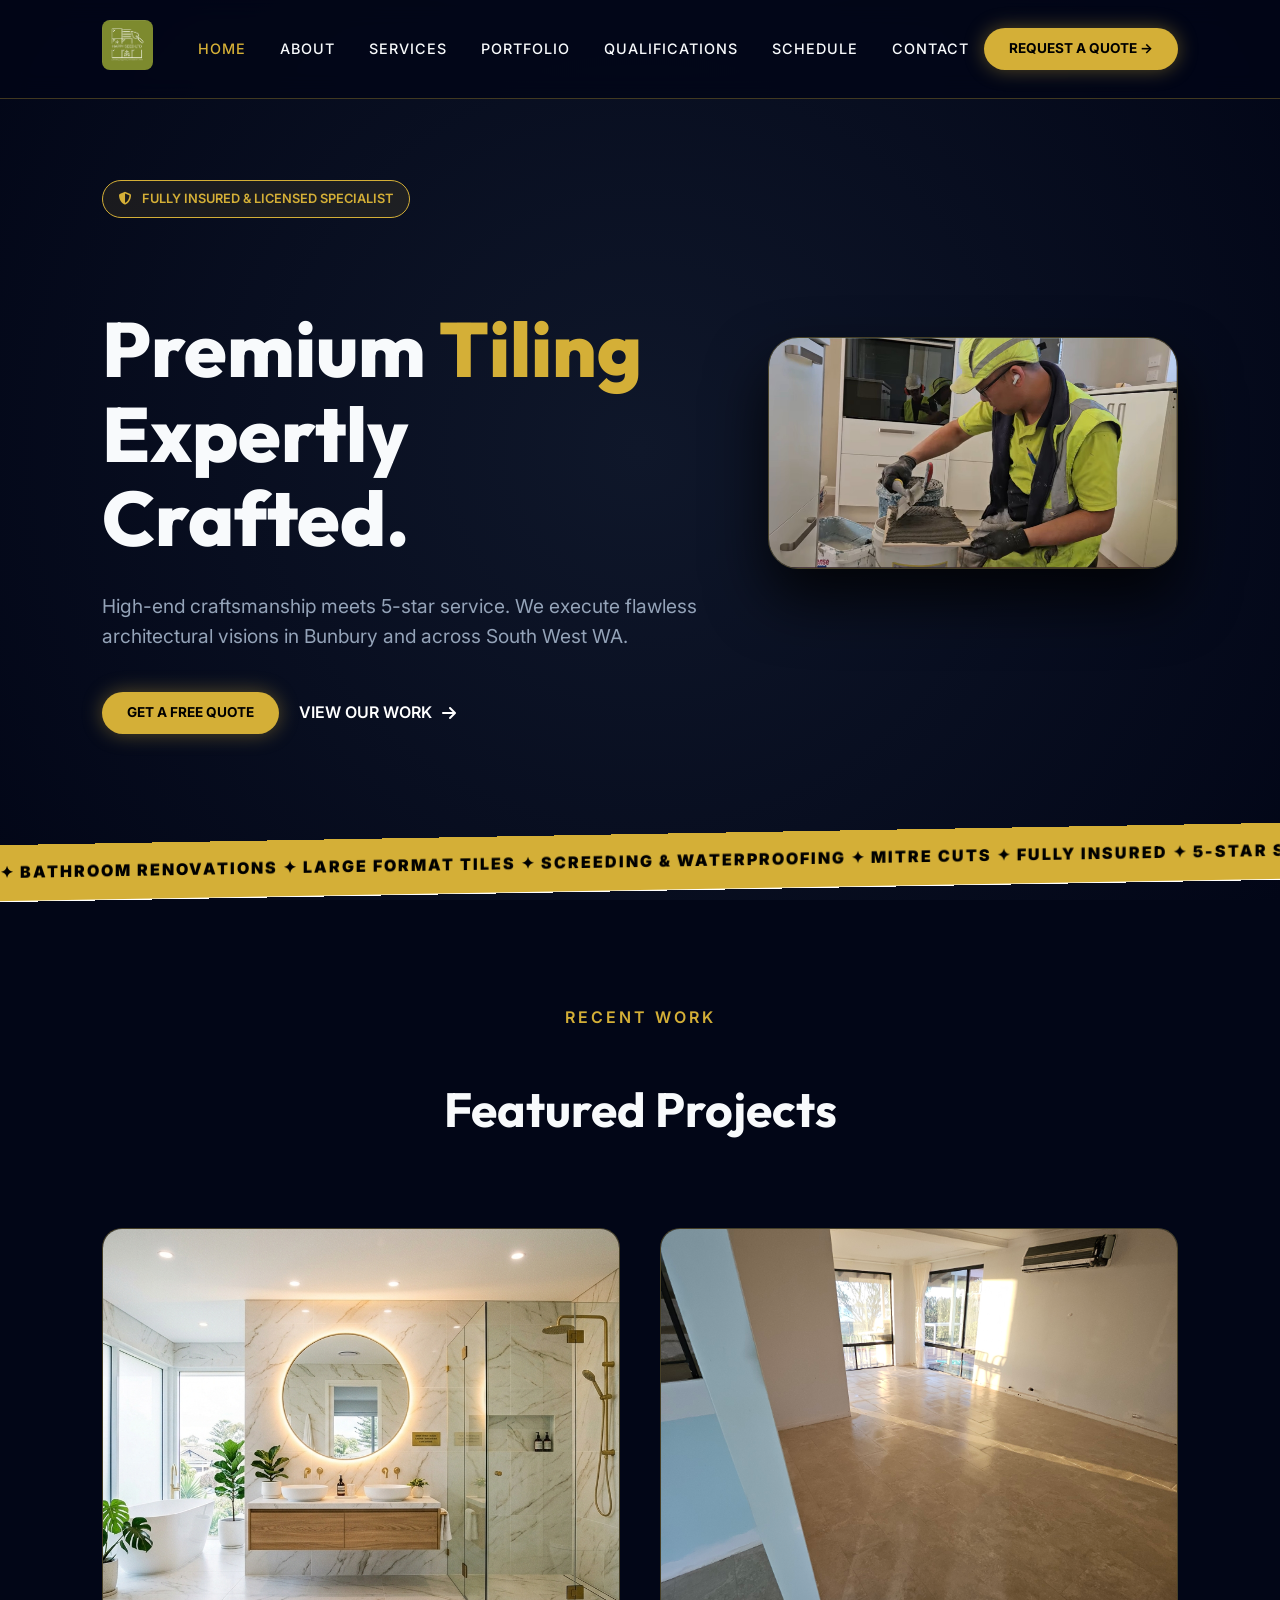
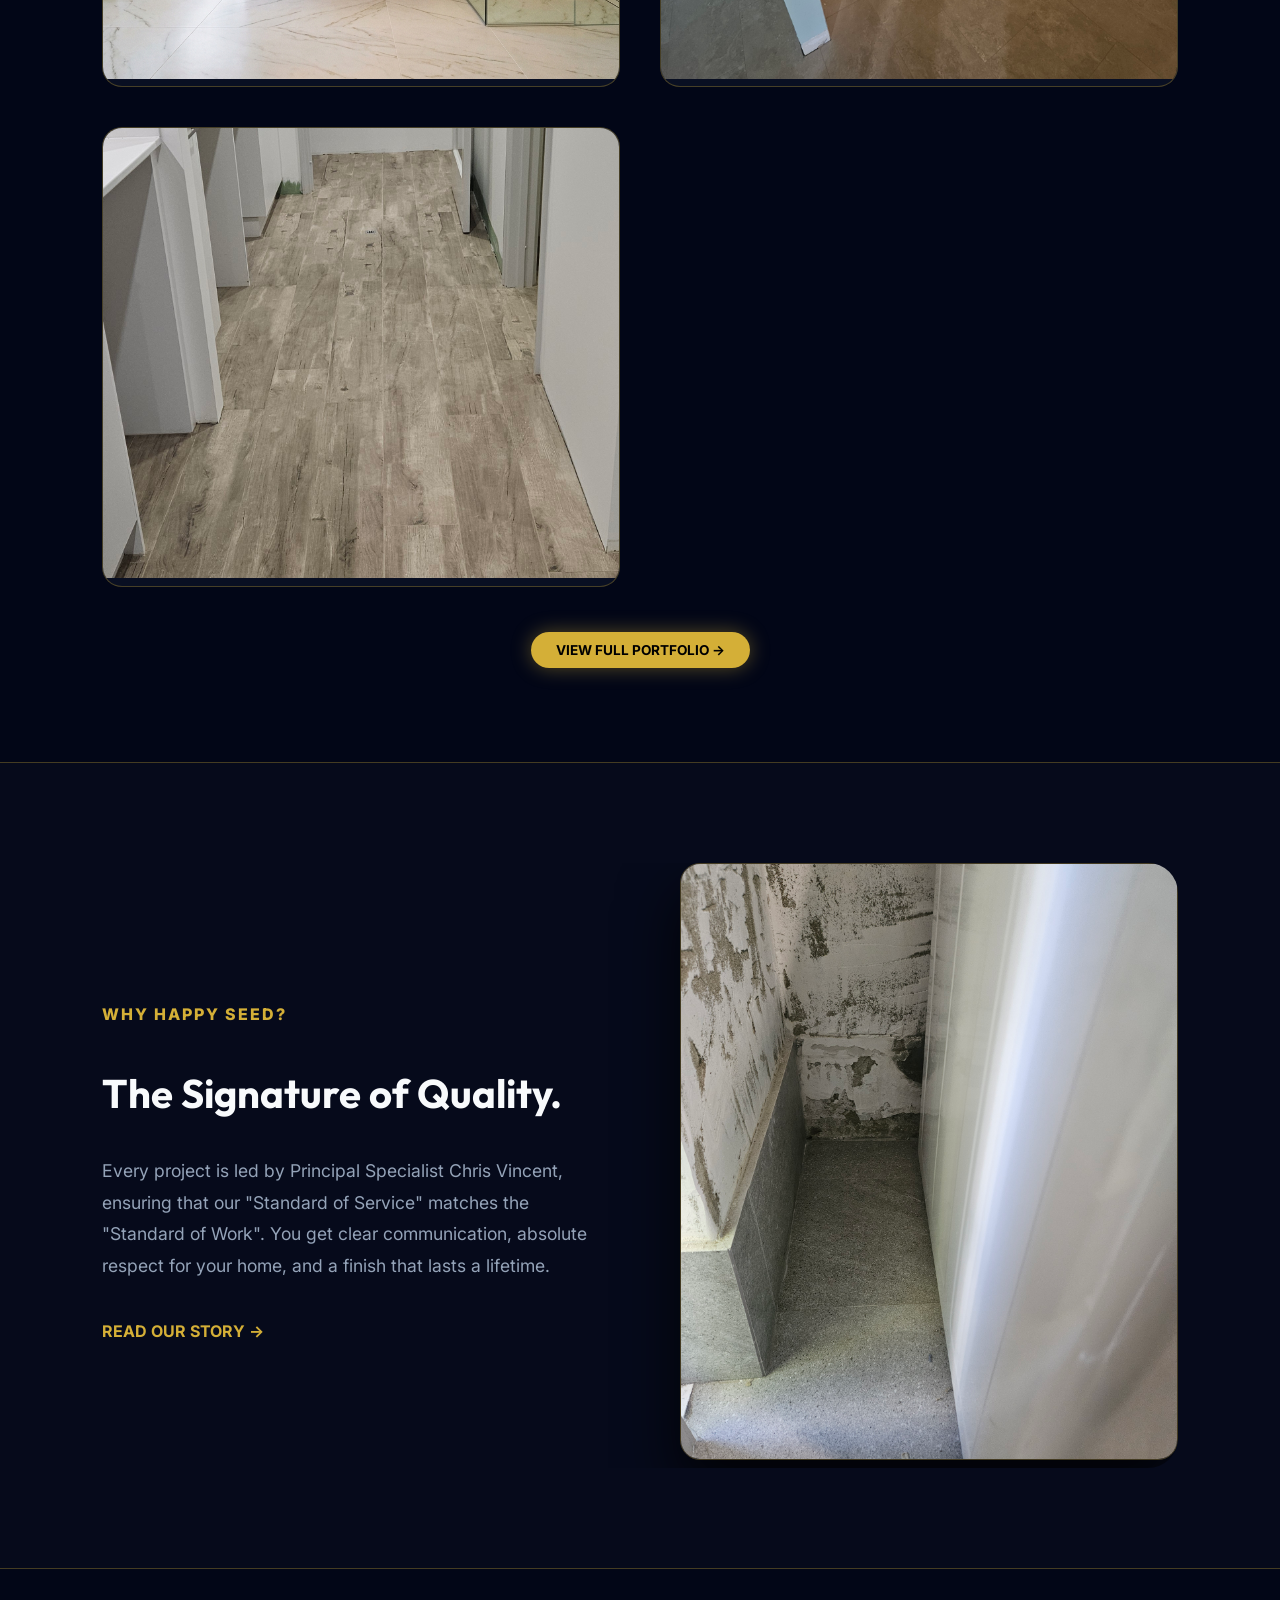
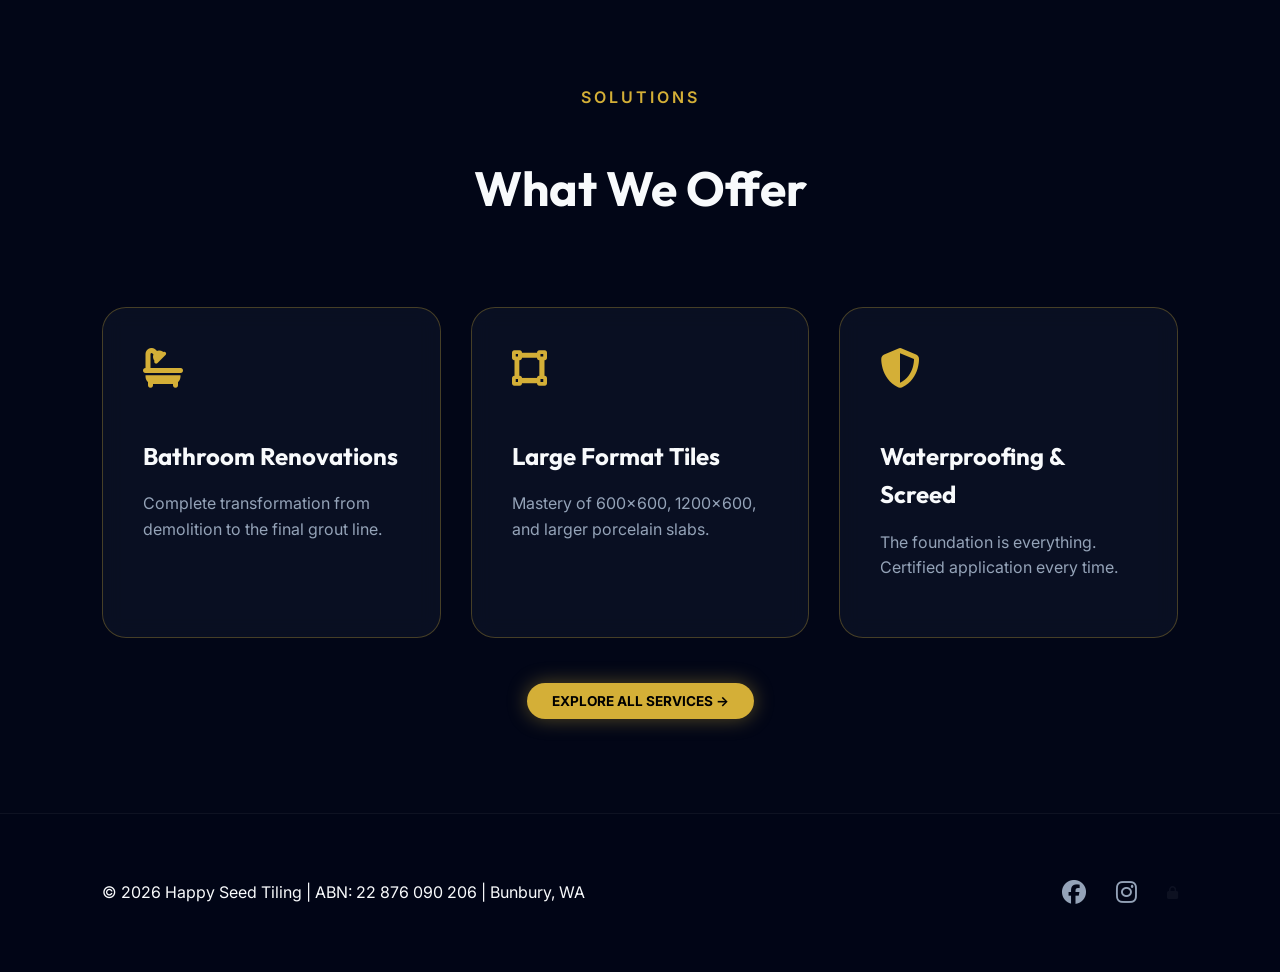
<file: index.html>
<!DOCTYPE html>
<html lang="en-AU">
<head>
    <meta charset="UTF-8">
    <meta name="viewport" content="width=device-width, initial-scale=1.0">
    
    <title>Happy Seed Tiling | Premium Tiling Specialist | Bunbury & South West WA</title>
    <meta name="description" content="Happy Seed Tiling - Premium bathroom renovations and large format tiling in Bunbury, Busselton, and South West WA. High-end craftsmanship meets 5-star service.">
    
    <link rel="stylesheet" href="style.css">
    <link rel="preconnect" href="https://fonts.googleapis.com">
    <link rel="preconnect" href="https://fonts.gstatic.com" crossorigin>
    <link href="https://fonts.googleapis.com/css2?family=Outfit:wght@300;400;600;800&family=Inter:wght@300;400;500;600&display=swap" rel="stylesheet">
    <link rel="stylesheet" href="https://cdnjs.cloudflare.com/ajax/libs/font-awesome/6.4.0/css/all.min.css">
    <link rel="stylesheet" href="https://cdnjs.cloudflare.com/ajax/libs/animate.css/4.1.1/animate.min.css"/>
    <!-- Google Analytics (GA4) -->
    <script async src="https://www.googletagmanager.com/gtag/js?id=G-XQSVVBXGS5"></script>
    <script>
      window.dataLayer = window.dataLayer || [];
      function gtag(){dataLayer.push(arguments);}
      gtag('js', new Date());

      gtag('config', 'G-XQSVVBXGS5');
    </script>
</head>
<body>
    <div class="stars-container"></div>

    <header>
        <div class="logo">
            <a href="index.html"><img src="assets/logo.jpg" alt="Happy Seed Tiling"></a>
        </div>
        <nav>
            <a href="index.html" class="active">Home</a>
            <a href="about.html">About</a>
            <a href="services.html">Services</a>
            <a href="portfolio.html">Portfolio</a>
            <a href="qualification.html">Qualifications</a>
            <a href="calendar.html">Schedule</a>
            <a href="contact.html">Contact</a>
        </nav>
        <a href="contact.html" class="btn-cta">REQUEST A QUOTE &rarr;</a>
    </header>

    <section class="hero" id="home">
        <div class="hero-left animate__animated animate__fadeInLeft">
            <div class="hero-tagline">
                <i class="fas fa-shield-halved"></i> Fully Insured & Licensed Specialist
            </div>
            <h1>Premium <span>Tiling</span> <br>Expertly Crafted.</h1>
            <p>High-end craftsmanship meets 5-star service. We execute flawless architectural visions in Bunbury and across South West WA.</p>
            <div style="display: flex; gap: 20px; flex-wrap: wrap;">
                <a href="contact.html" class="btn-cta">GET A FREE QUOTE</a>
                <a href="portfolio.html" style="color: #fff; display: flex; align-items: center; gap: 10px; text-decoration: none; font-weight: 600;">
                    VIEW OUR WORK <i class="fas fa-arrow-right"></i>
                </a>
            </div>
        </div>
        <div class="hero-img-wrap animate__animated animate__fadeInRight">
            <img src="assets/portfolio_auto_1.jpg" alt="Luxury Bathroom Tiling">
        </div>
    </section>

    <div class="ticker">
        <div class="ticker-content">
            ✦ BATHROOM RENOVATIONS ✦ LARGE FORMAT TILES ✦ SCREEDING & WATERPROOFING ✦ MITRE CUTS ✦ FULLY INSURED ✦ 5-STAR SERVICE ✦ PREMIUM CRAFTSMANSHIP ✦ 
            ✦ BATHROOM RENOVATIONS ✦ LARGE FORMAT TILES ✦ SCREEDING & WATERPROOFING ✦ MITRE CUTS ✦ FULLY INSURED ✦ 5-STAR SERVICE ✦ PREMIUM CRAFTSMANSHIP ✦ 
        </div>
    </div>

    <!-- Featured Projects Preview -->
    <section class="section-wrap">
        <div class="section-title">
            <p>Recent Work</p>
            <h2>Featured Projects</h2>
        </div>
        <div class="portfolio-grid">
            <div class="project-card">
                <img src="assets/peppermint_grove_tiling_showcase.jpg" alt="9 Peppermint Grove Beach">
                <div class="project-info">
                    <h3>9 Peppermint Grove Beach</h3>
                    <p>Luxury beachfront splashbacks, hearth floor & balcony tiling.</p>
                </div>
            </div>
            <div class="project-card">
                <img src="assets/portfolio_auto_5.jpg" alt="Boon In Bridgetown">
                <div class="project-info">
                    <h3>Boon In Bridgetown</h3>
                    <p>Technical tiling for heritage-style renovations.</p>
                </div>
            </div>
            <div class="project-card">
                <img src="assets/portfolio_auto_3.jpg" alt="Large Format Tiling">
                <div class="project-info">
                    <h3>Large Format Expertise</h3>
                    <p>Perfectly leveled main floors and technical layouts.</p>
                </div>
            </div>
        </div>
        <div style="text-align: center; margin-top: 50px;">
            <a href="portfolio.html" class="btn-cta">VIEW FULL PORTFOLIO &rarr;</a>
        </div>
    </section>

    <section class="section-wrap" style="background: rgba(255,255,255,0.02); border-top: 1px solid var(--border-gold); border-bottom: 1px solid var(--border-gold);">
        <div class="contact-container" style="border: none; background: none; padding: 0; align-items: center;">
            <div>
                <p style="color: var(--gold); text-transform: uppercase; letter-spacing: 2px; font-weight: 800; margin-bottom: 20px;">Why Happy Seed?</p>
                <h2 style="font-size: 2.5rem; margin-bottom: 30px;">The Signature of Quality.</h2>
                <p style="font-size: 1.1rem; color: var(--text-dim); line-height: 1.8;">
                    Every project is led by Principal Specialist Chris Vincent, ensuring that our "Standard of Service" matches the "Standard of Work". You get clear communication, absolute respect for your home, and a finish that lasts a lifetime.
                </p>
                <a href="about.html" style="color: var(--gold); text-decoration: none; font-weight: 700; display: inline-block; margin-top: 20px;">READ OUR STORY &rarr;</a>
            </div>
            <div class="hero-img-wrap">
                <img src="assets/insurance_repair_process.jpg" alt="Technical Tiling Mastery" style="border-radius: 20px;">
            </div>
        </div>
    </section>

    <!-- Brief Services Teaser -->
    <section class="section-wrap">
        <div class="section-title">
            <p>Solutions</p>
            <h2>What We Offer</h2>
        </div>
        <div class="features-grid">
            <div class="feature-card">
                <i class="fas fa-bath"></i>
                <h3>Bathroom Renovations</h3>
                <p>Complete transformation from demolition to the final grout line.</p>
            </div>
            <div class="feature-card">
                <i class="fas fa-vector-square"></i>
                <h3>Large Format Tiles</h3>
                <p>Mastery of 600x600, 1200x600, and larger porcelain slabs.</p>
            </div>
            <div class="feature-card">
                <i class="fas fa-shield-halved"></i>
                <h3>Waterproofing & Screed</h3>
                <p>The foundation is everything. Certified application every time.</p>
            </div>
        </div>
        <div style="text-align: center; margin-top: 50px;">
            <a href="services.html" class="btn-cta">EXPLORE ALL SERVICES &rarr;</a>
        </div>
    </section>

    <footer style="padding: 50px 8vw; border-top: 1px solid rgba(255,255,255,0.05); display: flex; justify-content: space-between; align-items: center; flex-wrap: wrap; gap: 20px;">
        <p>© 2026 Happy Seed Tiling | ABN: 22 876 090 206 | Bunbury, WA</p>
        <div style="display: flex; gap: 30px; align-items: center;">
            <a href="https://facebook.com/happyseedtiling" style="color: var(--text-dim); font-size: 1.5rem;"><i class="fab fa-facebook"></i></a>
            <a href="https://instagram.com/happyseedtiling" style="color: var(--text-dim); font-size: 1.5rem;"><i class="fab fa-instagram"></i></a>
            <a href="calendar.html" style="color: rgba(255,255,255,0.05); font-size: 0.8rem; text-decoration: none;"><i class="fas fa-lock"></i></a>
        </div>
    </footer>

</body>
</html>
</file>
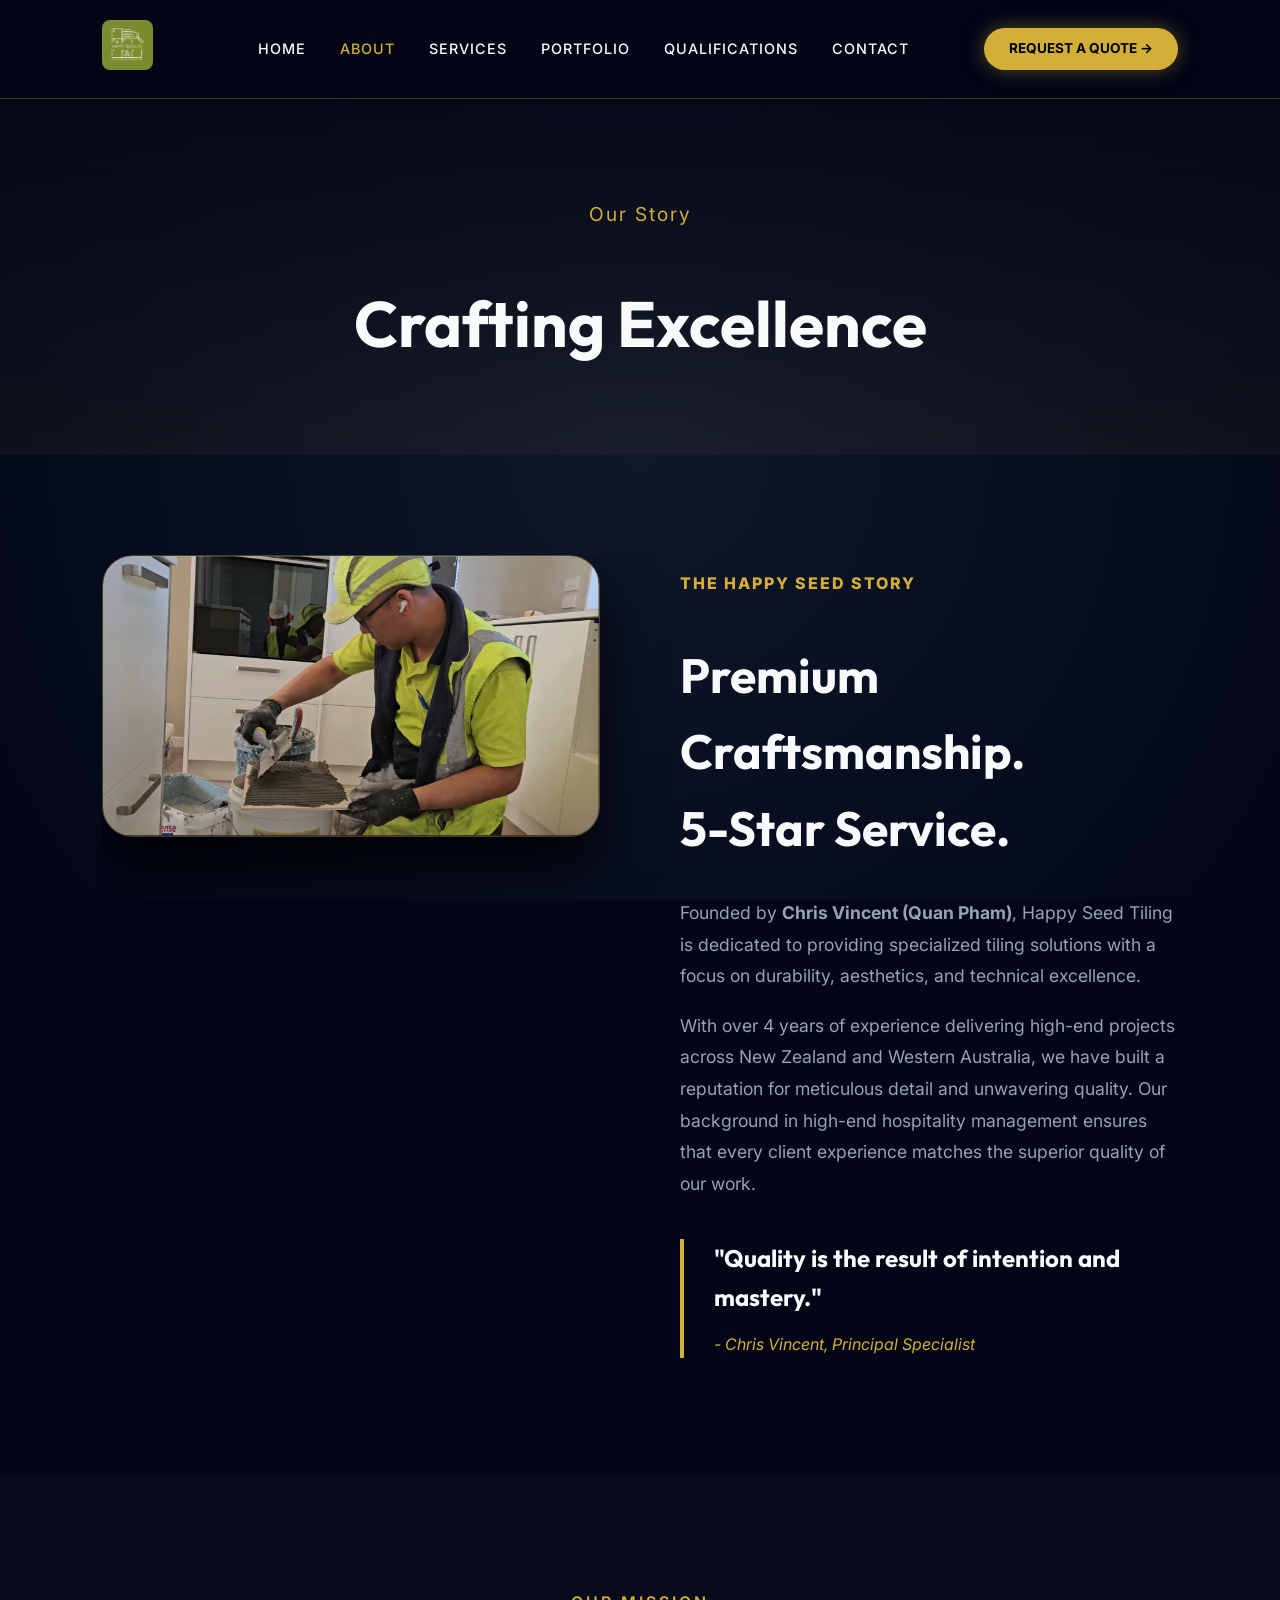
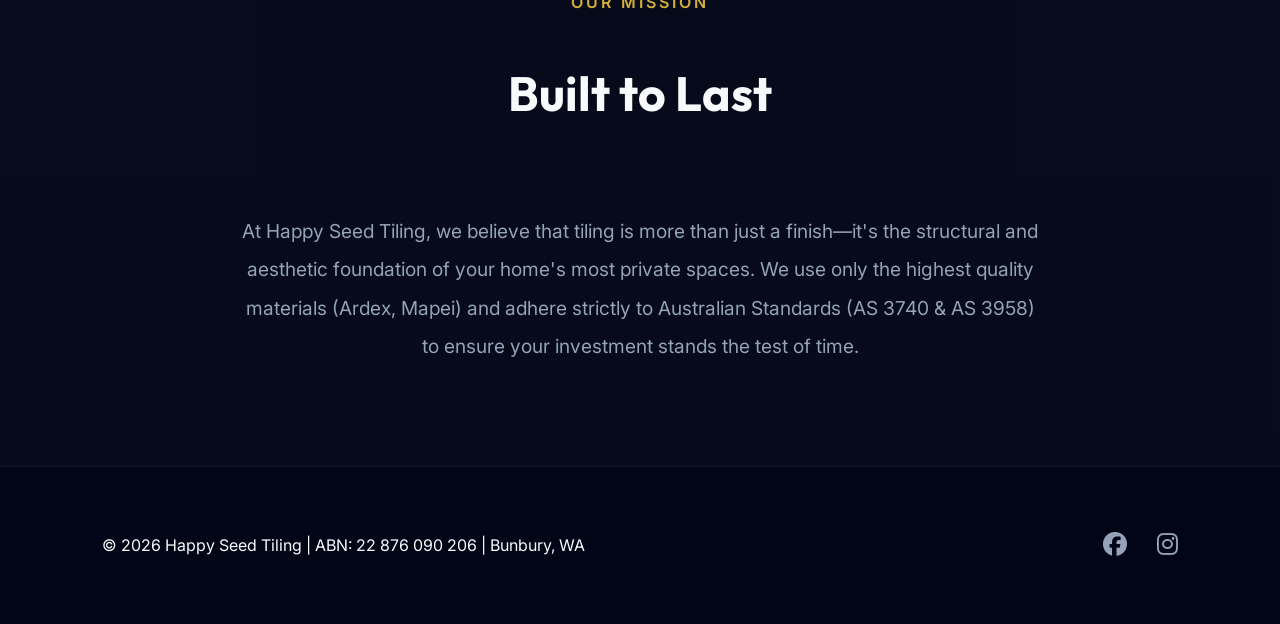
<file: about.html>
<!DOCTYPE html>
<html lang="en-AU">
<head>
    <meta charset="UTF-8">
    <meta name="viewport" content="width=device-width, initial-scale=1.0">
    <title>About Us | Happy Seed Tiling | Premium Tiling Specialist</title>
    <link rel="stylesheet" href="style.css">
    <link href="https://fonts.googleapis.com/css2?family=Outfit:wght@300;400;600;800&family=Inter:wght@300;400;500;600&display=swap" rel="stylesheet">
    <link rel="stylesheet" href="https://cdnjs.cloudflare.com/ajax/libs/font-awesome/6.4.0/css/all.min.css">
</head>
<body>
    <div class="stars-container"></div>

    <header>
        <div class="logo">
            <a href="index.html"><img src="assets/logo.jpg" alt="Happy Seed Tiling"></a>
        </div>
        <nav>
            <a href="index.html">Home</a>
            <a href="about.html" class="active">About</a>
            <a href="services.html">Services</a>
            <a href="portfolio.html">Portfolio</a>
            <a href="qualification.html">Qualifications</a>
            <a href="contact.html">Contact</a>
        </nav>
        <a href="contact.html" class="btn-cta">REQUEST A QUOTE &rarr;</a>
    </header>

    <div class="page-header">
        <p>Our Story</p>
        <h1>Crafting Excellence</h1>
    </div>

    <!-- Founder Section -->
    <section class="section-wrap">
        <div class="contact-container" style="border: none; background: none; padding: 0;">
            <div class="hero-img-wrap">
                <img src="assets/Hinhchandung.jpg" alt="Chris Vincent - Principal Specialist" style="border-radius: 30px; width: 100%;">
            </div>
            <div>
                <p style="color: var(--gold); text-transform: uppercase; letter-spacing: 2px; font-weight: 800; margin-bottom: 20px;">The Happy Seed Story</p>
                <h2 style="font-size: 3rem; margin-bottom: 30px;">Premium Craftsmanship. <br><span>5-Star Service.</span></h2>
                <p style="font-size: 1.1rem; line-height: 1.8; color: var(--text-dim);">
                    Founded by <strong>Chris Vincent (Quan Pham)</strong>, Happy Seed Tiling is dedicated to providing specialized tiling solutions with a focus on durability, aesthetics, and technical excellence. 
                </p>
                <p style="font-size: 1.1rem; line-height: 1.8; color: var(--text-dim);">
                    With over 4 years of experience delivering high-end projects across New Zealand and Western Australia, we have built a reputation for meticulous detail and unwavering quality. Our background in high-end hospitality management ensures that every client experience matches the superior quality of our work.
                </p>
                <div style="margin-top: 40px; border-left: 4px solid var(--gold); padding-left: 30px;">
                    <h4 style="font-size: 1.5rem; margin-bottom: 10px;">"Quality is the result of intention and mastery."</h4>
                    <p style="font-style: italic; color: var(--gold);">- Chris Vincent, Principal Specialist</p>
                </div>
            </div>
        </div>
    </section>

    <section class="section-wrap" style="background: rgba(255,255,255,0.02);">
        <div class="section-title">
            <p>Our Mission</p>
            <h2>Built to Last</h2>
        </div>
        <div style="max-width: 800px; margin: 0 auto; text-align: center; color: var(--text-dim); font-size: 1.2rem; line-height: 2;">
            At Happy Seed Tiling, we believe that tiling is more than just a finish—it's the structural and aesthetic foundation of your home's most private spaces. We use only the highest quality materials (Ardex, Mapei) and adhere strictly to Australian Standards (AS 3740 & AS 3958) to ensure your investment stands the test of time.
        </div>
    </section>

    <footer style="padding: 50px 8vw; border-top: 1px solid rgba(255,255,255,0.05); display: flex; justify-content: space-between; align-items: center; flex-wrap: wrap; gap: 20px;">
        <p>© 2026 Happy Seed Tiling | ABN: 22 876 090 206 | Bunbury, WA</p>
        <div style="display: flex; gap: 30px;">
            <a href="https://facebook.com/happyseedtiling" style="color: var(--text-dim); font-size: 1.5rem;"><i class="fab fa-facebook"></i></a>
            <a href="https://instagram.com/happyseedtiling" style="color: var(--text-dim); font-size: 1.5rem;"><i class="fab fa-instagram"></i></a>
        </div>
    </footer>
</body>
</html>
</file>
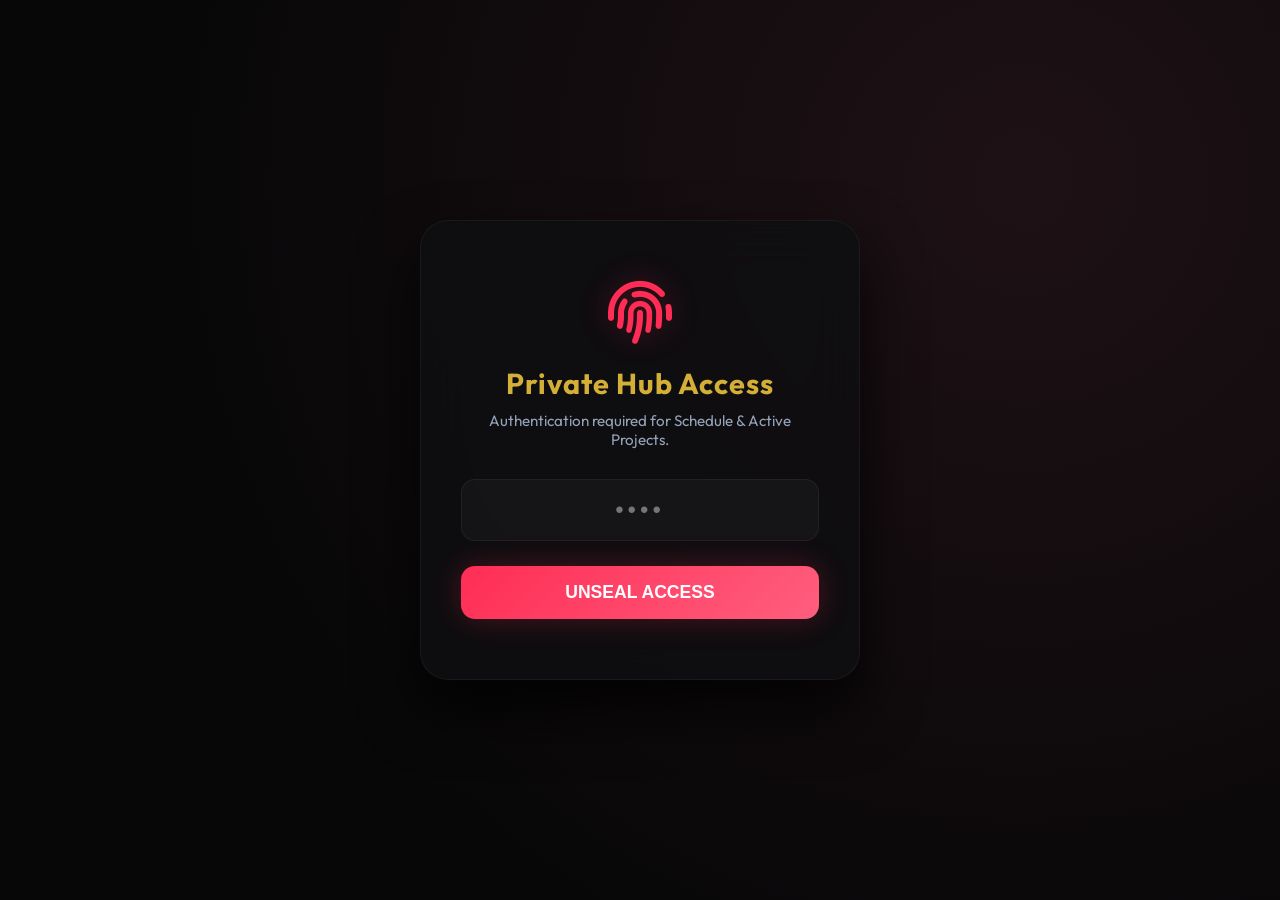
<file: calendar.html>
<!DOCTYPE html>
<html lang="en">
<head>
    <meta charset="UTF-8">
    <meta name="viewport" content="width=device-width, initial-scale=1.0">
    <title>Hieu Thu Hai Hub - Restricted Access</title>
    <link href="https://fonts.googleapis.com/css2?family=Outfit:wght@300;400;500;600;700;800&display=swap" rel="stylesheet">
    <link rel="stylesheet" href="https://cdnjs.cloudflare.com/ajax/libs/font-awesome/6.4.0/css/all.min.css">
    <style>
        :root {
            --bg-dark: #070708;
            --accent-pink: #ff2d55;
            --accent-gold: #d4af37;
            --text-primary: #ffffff;
            --text-secondary: #94a3b8;
            --glass-border: rgba(255, 255, 255, 0.05);
            --card-bg: rgba(15, 15, 17, 0.85);
            --pink-glow: 0 0 30px rgba(255, 45, 85, 0.25);
            --gold-glow: 0 0 30px rgba(212, 175, 55, 0.2);
            
            --color-work: #ff2d55;      /* Pink */
            --color-personal: #007aff;  /* Blue */
            --color-available: #10b981; /* Emerald */
            --color-finance: #eab308;   /* Yellow */
        }

        * {
            box-sizing: border-box;
            margin: 0;
            padding: 0;
        }

        body {
            background: radial-gradient(circle at 80% 20%, #1e1115 0%, var(--bg-dark) 70%);
            color: var(--text-primary);
            font-family: 'Outfit', sans-serif;
            min-height: 100vh;
            display: flex;
            justify-content: center;
            align-items: center;
            overflow-x: hidden;
        }

        #login-screen {
            background: var(--card-bg);
            padding: 60px 40px;
            border-radius: 28px;
            border: 1px solid var(--glass-border);
            text-align: center;
            backdrop-filter: blur(25px);
            box-shadow: 0 30px 60px rgba(0,0,0,0.8);
            max-width: 440px;
            width: 90%;
            transition: all 0.5s ease;
        }

        #login-screen h2 {
            color: var(--accent-gold);
            margin: 20px 0 10px;
            font-weight: 700;
            font-size: 1.8rem;
            letter-spacing: 1px;
        }

        #login-screen p {
            color: var(--text-secondary);
            font-size: 0.95rem;
            margin-bottom: 30px;
        }

        input {
            width: 100%;
            padding: 16px;
            border-radius: 14px;
            border: 1px solid var(--glass-border);
            background: rgba(255, 255, 255, 0.03);
            color: #fff;
            font-size: 1.5rem;
            text-align: center;
            margin-bottom: 25px;
            outline: none;
            transition: 0.3s;
            letter-spacing: 4px;
        }
        input:focus { 
            border-color: var(--accent-pink); 
            box-shadow: var(--pink-glow);
            background: rgba(255, 255, 255, 0.06);
        }

        .btn-access {
            width: 100%;
            padding: 16px;
            border-radius: 14px;
            border: none;
            background: linear-gradient(135deg, var(--accent-pink), #ff5e7e);
            color: #fff;
            font-weight: 700;
            font-size: 1.1rem;
            cursor: pointer;
            transition: 0.3s cubic-bezier(0.4, 0, 0.2, 1);
            box-shadow: var(--pink-glow);
        }
        .btn-access:hover { 
            transform: translateY(-3px); 
            box-shadow: 0 15px 30px rgba(255, 45, 85, 0.5); 
        }

        /* Dashboard Container */
        #calendar-content { 
            display: none; 
            width: 100%; 
            padding: 40px 2rem; 
            min-height: 100vh; 
            background: transparent; 
        }

        .container { 
            max-width: 1300px; 
            margin: 0 auto; 
        }

        header {
            display: flex;
            justify-content: space-between;
            align-items: center;
            margin-bottom: 40px;
            padding-bottom: 20px;
            border-bottom: 1px solid var(--glass-border);
        }

        .logo h1 { 
            font-size: 2rem; 
            font-weight: 800; 
            color: var(--accent-pink); 
            text-shadow: var(--pink-glow); 
            letter-spacing: -0.02em;
        }
        .logo span { 
            font-size: 0.75rem; 
            color: var(--accent-gold); 
            text-transform: uppercase; 
            letter-spacing: 5px; 
            font-weight: 600;
        }

        .btn-logout { 
            padding: 10px 20px; 
            background: rgba(255, 255, 255, 0.02); 
            border: 1px solid var(--glass-border); 
            border-radius: 10px; 
            color: var(--text-secondary); 
            cursor: pointer; 
            font-size: 0.9rem; 
            font-weight: 600;
            transition: 0.2s;
        }
        .btn-logout:hover { 
            background: rgba(255, 45, 85, 0.1); 
            border-color: var(--accent-pink); 
            color: #fff;
        }

        /* Tabs for Months */
        .month-tabs {
            display: flex;
            gap: 10px;
            margin-bottom: 20px;
        }

        .tab-btn {
            background: rgba(255, 255, 255, 0.02);
            border: 1px solid var(--glass-border);
            color: var(--text-secondary);
            padding: 12px 24px;
            border-radius: 12px;
            font-weight: 600;
            cursor: pointer;
            transition: 0.2s;
        }

        .tab-btn.active {
            background: var(--accent-gold);
            color: var(--bg-dark);
            border-color: var(--accent-gold);
            box-shadow: var(--gold-glow);
        }

        /* Calendar Grid */
        .calendar-section {
            display: none;
            background: var(--card-bg);
            border: 1px solid var(--glass-border);
            border-radius: 24px;
            padding: 30px;
            margin-bottom: 40px;
            box-shadow: 0 25px 50px rgba(0,0,0,0.5);
            backdrop-filter: blur(20px);
        }

        .calendar-section.active {
            display: block;
        }

        .calendar-title {
            font-size: 1.75rem;
            font-weight: 800;
            color: var(--accent-gold);
            margin-bottom: 25px;
            display: flex;
            justify-content: space-between;
            align-items: center;
        }

        .legends {
            display: flex;
            gap: 15px;
            font-size: 0.8rem;
        }

        .legend-item {
            display: flex;
            align-items: center;
            gap: 6px;
            color: var(--text-secondary);
            font-weight: 600;
        }

        .legend-dot {
            width: 8px;
            height: 8px;
            border-radius: 50%;
        }

        .grid-7 { 
            display: grid; 
            grid-template-columns: repeat(7, 1fr); 
            gap: 1px; 
            background: rgba(255, 255, 255, 0.05); 
            border: 1px solid var(--glass-border);
            border-radius: 16px;
            overflow: hidden;
        }

        .day-name { 
            background: #0b0b0d; 
            padding: 15px; 
            text-align: center; 
            font-size: 0.75rem; 
            font-weight: 700; 
            color: var(--text-secondary); 
            letter-spacing: 1px;
        }

        .day-cell { 
            background: #0f0f12; 
            min-height: 120px; 
            padding: 12px; 
            font-size: 0.9rem; 
            color: var(--text-secondary); 
            transition: 0.2s; 
            position: relative;
            display: flex;
            flex-direction: column;
            gap: 4px;
        }
        .day-cell:hover { 
            background: #18181f; 
        }
        .day-cell.today { 
            background: rgba(212, 175, 55, 0.03); 
            box-shadow: inset 0 0 0 1px var(--accent-gold); 
        }
        .day-cell.other-month {
            opacity: 0.25;
        }

        .day-num { 
            font-weight: 700; 
            margin-bottom: 6px; 
            color: #fff;
        }
        .day-cell.today .day-num {
            color: var(--accent-gold);
        }

        .event-label { 
            font-size: 0.68rem; 
            padding: 4px 8px; 
            border-radius: 6px; 
            color: #fff; 
            font-weight: 600; 
            line-height: 1.25;
            display: flex;
            align-items: center;
            gap: 4px;
        }
        .event-work { background: var(--color-work); }
        .event-personal { background: var(--color-personal); }
        .event-available { background: var(--color-available); }
        .event-finance { background: var(--color-finance); color: #000; }

        /* Projects Section */
        .section-title { 
            margin: 40px 0 20px; 
            font-size: 1.5rem; 
            font-weight: 800; 
            display: flex; 
            align-items: center; 
            gap: 15px; 
            letter-spacing: -0.01em;
        }
        .section-title i { color: var(--accent-pink); }
        .section-title::after { 
            content: ''; 
            flex: 1; 
            height: 1px; 
            background: var(--glass-border); 
        }

        .project-grid { 
            display: grid; 
            grid-template-columns: repeat(auto-fit, minmax(360px, 1fr)); 
            gap: 20px; 
        }

        .card { 
            background: var(--card-bg); 
            border: 1px solid var(--glass-border); 
            border-radius: 20px; 
            padding: 25px; 
            transition: 0.3s cubic-bezier(0.4, 0, 0.2, 1); 
            display: flex;
            flex-direction: column;
            gap: 12px;
        }
        .card:hover { 
            transform: translateY(-8px); 
            border-color: var(--accent-pink); 
            box-shadow: var(--pink-glow);
        }

        .card-header {
            display: flex;
            justify-content: space-between;
            align-items: flex-start;
        }

        .card h4 { 
            font-size: 1.25rem; 
            color: var(--accent-gold); 
            font-weight: 700;
        }

        .card-date {
            font-size: 0.8rem;
            color: var(--text-secondary);
            font-weight: 600;
            background: rgba(255,255,255,0.05);
            padding: 4px 10px;
            border-radius: 6px;
        }

        .card p { 
            font-size: 0.9rem; 
            color: var(--text-secondary); 
            line-height: 1.6; 
        }

        .card-footer {
            display: flex;
            justify-content: space-between;
            align-items: center;
            margin-top: auto;
            padding-top: 12px;
            border-top: 1px solid rgba(255,255,255,0.03);
        }

        .card-location {
            font-size: 0.8rem;
            font-weight: 600;
            color: var(--accent-pink);
            display: flex;
            align-items: center;
            gap: 4px;
        }

        .card-status {
            font-size: 0.75rem;
            font-weight: 700;
            text-transform: uppercase;
            padding: 4px 10px;
            border-radius: 6px;
        }

        .status-prog { background: rgba(0, 122, 255, 0.15); color: #30d158; }
        .status-bk { background: rgba(255, 45, 85, 0.15); color: var(--accent-pink); }
        .status-done { background: rgba(16, 185, 129, 0.15); color: #10b981; }

        /* Dashboard Control Grid */
        .dashboard-grid {
            display: grid;
            grid-template-columns: repeat(auto-fit, minmax(450px, 1fr));
            gap: 30px;
            margin-bottom: 40px;
        }

        .db-col {
            display: flex;
            flex-direction: column;
            gap: 25px;
        }

        .db-card {
            background: var(--card-bg);
            border: 1px solid var(--glass-border);
            border-radius: 24px;
            padding: 30px;
            backdrop-filter: blur(20px);
            box-shadow: 0 25px 50px rgba(0,0,0,0.5);
            height: 100%;
        }

        .db-card h3 {
            font-size: 1.35rem;
            color: var(--accent-pink);
            font-weight: 800;
            margin-bottom: 25px;
            display: flex;
            align-items: center;
            gap: 10px;
            border-bottom: 1px solid var(--glass-border);
            padding-bottom: 15px;
        }

        .timeline {
            display: flex;
            flex-direction: column;
            gap: 25px;
            position: relative;
            padding-left: 20px;
        }

        .timeline::before {
            content: '';
            position: absolute;
            left: 4px;
            top: 10px;
            bottom: 10px;
            width: 2px;
            background: rgba(255, 255, 255, 0.05);
        }

        .timeline-item {
            position: relative;
            display: flex;
            flex-direction: column;
            gap: 6px;
        }

        .timeline-item::before {
            content: '';
            position: absolute;
            left: -20px;
            top: 6px;
            width: 10px;
            height: 10px;
            border-radius: 50%;
            background: var(--accent-pink);
            border: 2px solid var(--bg-dark);
            box-shadow: var(--pink-glow);
        }

        .tl-date {
            font-size: 0.8rem;
            font-weight: 700;
            color: var(--accent-gold);
        }

        .timeline-item h4 {
            font-size: 1.1rem;
            font-weight: 700;
            color: #fff;
        }

        .timeline-item p {
            font-size: 0.88rem;
            color: var(--text-secondary);
            line-height: 1.5;
        }

        .badge {
            font-size: 0.7rem;
            font-weight: 700;
            padding: 4px 8px;
            border-radius: 6px;
            width: fit-content;
            margin-top: 5px;
            text-transform: uppercase;
        }

        .badge-active { background: rgba(255, 45, 85, 0.15); color: var(--color-work); }
        .badge-personal { background: rgba(0, 122, 255, 0.15); color: var(--color-personal); }
        .badge-booked { background: rgba(16, 185, 129, 0.15); color: var(--color-available); }
        .badge-tentative { background: rgba(212, 175, 55, 0.15); color: var(--accent-gold); }

        .todo-category {
            margin-bottom: 25px;
        }

        .todo-category h4 {
            font-size: 0.9rem;
            font-weight: 700;
            color: var(--accent-gold);
            letter-spacing: 1px;
            margin-bottom: 12px;
            border-left: 3px solid var(--accent-gold);
            padding-left: 8px;
        }

        .todo-list {
            list-style: none;
            display: flex;
            flex-direction: column;
            gap: 12px;
        }

        .todo-item {
            display: flex;
            gap: 10px;
            align-items: flex-start;
            font-size: 0.9rem;
            color: var(--text-secondary);
            line-height: 1.4;
        }

        .todo-item i {
            margin-top: 3px;
            font-size: 1rem;
            color: rgba(255,255,255,0.3);
            transition: 0.2s;
        }

        .todo-item.done {
            opacity: 0.65;
        }

        .todo-item.done span {
            text-decoration: line-through;
        }

        .todo-item.done i {
            color: var(--color-available);
        }

        @media (max-width: 768px) {
            #calendar-content { padding: 20px 1rem; }
            .grid-7 { border-radius: 8px; }
            .day-cell { min-height: 90px; padding: 6px; font-size: 0.8rem; }
            .event-label { font-size: 0.6rem; padding: 2px 4px; }
            .project-grid { grid-template-columns: 1fr; }
            .dashboard-grid { grid-template-columns: 1fr; }
            header { flex-direction: column; gap: 20px; text-align: center; }
        }
    </style>
</head>
<body>

    <div id="login-screen">
        <i class="fas fa-fingerprint" style="font-size: 4rem; color: var(--accent-pink); text-shadow: var(--pink-glow);"></i>
        <h2>Private Hub Access</h2>
        <p>Authentication required for Schedule & Active Projects.</p>
        <input type="password" id="password" placeholder="••••" onkeypress="if(event.key === 'Enter') checkPassword()">
        <button class="btn-access" onclick="checkPassword()">UNSEAL ACCESS</button>
    </div>

    <div id="calendar-content">
        <div class="container">
            <header>
                <div class="logo">
                    <h1>HIEU THU HAI HUB</h1>
                    <span>Management & Schedule 2026</span>
                </div>
                <button class="btn-logout" onclick="location.reload()"><i class="fas fa-sign-out-alt"></i> Logout</button>
            </header>

            <!-- Month Tabs -->
            <div class="month-tabs">
                <button class="tab-btn" onclick="switchMonth('may')">May 2026</button>
                <button class="tab-btn" onclick="switchMonth('june')">June 2026</button>
                <button class="tab-btn active" onclick="switchMonth('july')">July 2026</button>
            </div>

            <!-- MAY CALENDAR -->
            <div id="month-may" class="calendar-section">
                <div class="calendar-title">
                    <span>May 2026</span>
                    <div class="legends">
                        <span class="legend-item"><span class="legend-dot" style="background: var(--color-work);"></span> Work</span>
                        <span class="legend-item"><span class="legend-dot" style="background: var(--color-personal);"></span> Personal</span>
                        <span class="legend-item"><span class="legend-dot" style="background: var(--color-available);"></span> Open</span>
                    </div>
                </div>
                
                <div class="grid-7">
                    <div class="day-name">MON</div><div class="day-name">TUE</div><div class="day-name">WED</div><div class="day-name">THU</div><div class="day-name">FRI</div><div class="day-name">SAT</div><div class="day-name">SUN</div>
                    
                    <!-- Calendar cells -->
                    <div class="day-cell other-month"><span class="day-num">27</span></div>
                    <div class="day-cell other-month"><span class="day-num">28</span></div>
                    <div class="day-cell other-month"><span class="day-num">29</span></div>
                    <div class="day-cell other-month"><span class="day-num">30</span></div>
                    <div class="day-cell"><span class="day-num">1</span></div>
                    <div class="day-cell"><span class="day-num">2</span></div>
                    <div class="day-cell"><span class="day-num">3</span></div>
                    
                    <div class="day-cell"><span class="day-num">4</span><div class="event-label event-finance">Donnybrook Quyết toán ✅</div></div>
                    <div class="day-cell"><span class="day-num">5</span></div>
                    <div class="day-cell"><span class="day-num">6</span></div>
                    <div class="day-cell"><span class="day-num">7</span></div>
                    <div class="day-cell"><span class="day-num">8</span><div class="event-label event-personal">Milky Dog 🐶</div></div>
                    <div class="day-cell"><span class="day-num">9</span></div>
                    <div class="day-cell"><span class="day-num">10</span></div>
                    
                    <div class="day-cell"><span class="day-num">11</span><div class="event-label event-work">Start Peter's</div></div>
                    <div class="day-cell"><span class="day-num">12</span><div class="event-label event-work">Peter's Busselton</div></div>
                    <div class="day-cell"><span class="day-num">13</span><div class="event-label event-personal">Elizabeth BD 🎂</div><div class="event-label event-work">Peter's Busselton</div></div>
                    <div class="day-cell"><span class="day-num">14</span><div class="event-label event-work">Peter's Busselton</div></div>
                    <div class="day-cell"><span class="day-num">15</span><div class="event-label event-work">Peter's Busselton</div></div>
                    <div class="day-cell"><span class="day-num">16</span><div class="event-label event-work">Peter's Busselton</div></div>
                    <div class="day-cell"><span class="day-num">17</span><div class="event-label event-work">Peter's Busselton</div></div>
                    
                    <div class="day-cell"><span class="day-num">18</span><div class="event-label event-work">Peter's Busselton</div></div>
                    <div class="day-cell"><span class="day-num">19</span><div class="event-label event-work">Peter's Busselton</div><div class="event-label event-work">Chốt Mreee 🚀</div></div>
                    <div class="day-cell"><span class="day-num">20</span><div class="event-label event-work">Peter's Busselton</div></div>
                    <div class="day-cell"><span class="day-num">21</span><div class="event-label event-work">Finish Peter's 🏁</div></div>
                    <div class="day-cell"><span class="day-num">22</span><div class="event-label event-work">Start Mreee (Carey)</div></div>
                    <div class="day-cell"><span class="day-num">23</span><div class="event-label event-work">Mreee Carey Phase 1 ✅</div></div>
                    <div class="day-cell"><span class="day-num">24</span><div class="event-label event-work">Brad's House 🔨</div></div>
                    
                    <div class="day-cell"><span class="day-num">25</span><div class="event-label event-work">Brad's House 🔨</div></div>
                    <div class="day-cell"><span class="day-num">26</span><div class="event-label event-work">Brad's House ✅</div></div>
                    <div class="day-cell"><span class="day-num">27</span><div class="event-label event-work">Felix's House 🔨</div></div>
                    <div class="day-cell"><span class="day-num">28</span><div class="event-label event-work">Felix's House 🔨</div></div>
                    <div class="day-cell"><span class="day-num">29</span><div class="event-label event-work">Kirsty Glen Iris Visit</div><div class="event-label event-work">Felix's House 🔨</div></div>
                    <div class="day-cell"><span class="day-num">30</span><div class="event-label event-work">Felix's House ✅</div></div>
                    <div class="day-cell"><span class="day-num">31</span></div>
                </div>
            </div>

            <!-- JUNE CALENDAR -->
            <div id="month-june" class="calendar-section">
                <div class="calendar-title">
                    <span>June 2026</span>
                    <div class="legends">
                        <span class="legend-item"><span class="legend-dot" style="background: var(--color-work);"></span> Work</span>
                        <span class="legend-item"><span class="legend-dot" style="background: var(--color-personal);"></span> Personal</span>
                        <span class="legend-item"><span class="legend-dot" style="background: var(--color-available);"></span> Open</span>
                    </div>
                </div>
                
                <div class="grid-7">
                    <div class="day-name">MON</div><div class="day-name">TUE</div><div class="day-name">WED</div><div class="day-name">THU</div><div class="day-name">FRI</div><div class="day-name">SAT</div><div class="day-name">SUN</div>
                    
                    <!-- Calendar cells -->
                    <div class="day-cell"><span class="day-num">1</span><div class="event-label event-personal">Về Việt Nam ✈️</div></div>
                    <div class="day-cell"><span class="day-num">2</span><div class="event-label event-personal">Về Việt Nam ✈️</div></div>
                    <div class="day-cell"><span class="day-num">3</span><div class="event-label event-personal">Về Việt Nam ✈️</div></div>
                    <div class="day-cell"><span class="day-num">4</span><div class="event-label event-personal">Về Việt Nam ✈️</div></div>
                    <div class="day-cell"><span class="day-num">5</span><div class="event-label event-personal">Về Việt Nam ✈️</div></div>
                    <div class="day-cell"><span class="day-num">6</span><div class="event-label event-personal">Về Việt Nam ✈️</div></div>
                    <div class="day-cell"><span class="day-num">7</span><div class="event-label event-personal">Về Việt Nam ✈️</div></div>
                    
                    <div class="day-cell"><span class="day-num">8</span><div class="event-label event-personal">Về Việt Nam ✈️</div></div>
                    <div class="day-cell"><span class="day-num">9</span><div class="event-label event-personal">Về Việt Nam ✈️</div></div>
                    <div class="day-cell"><span class="day-num">10</span><div class="event-label event-personal">Về Việt Nam ✈️</div></div>
                    <div class="day-cell"><span class="day-num">11</span><div class="event-label event-personal">Về Việt Nam ✈️</div></div>
                    <div class="day-cell"><span class="day-num">12</span><div class="event-label event-personal">Về Việt Nam ✈️</div></div>
                    <div class="day-cell"><span class="day-num">13</span><div class="event-label event-personal">Về Việt Nam ✈️</div></div>
                    <div class="day-cell"><span class="day-num">14</span><div class="event-label event-personal">Về Việt Nam ✈️</div></div>
                    
                    <div class="day-cell"><span class="day-num">15</span><div class="event-label event-personal">Về Việt Nam ✈️</div></div>
                    <div class="day-cell"><span class="day-num">16</span><div class="event-label event-personal">Về Việt Nam ✈️</div></div>
                    <div class="day-cell"><span class="day-num">17</span><div class="event-label event-personal">Về Việt Nam ✈️</div></div>
                    <div class="day-cell"><span class="day-num">18</span><div class="event-label event-personal">Về Việt Nam ✈️</div></div>
                    <div class="day-cell"><span class="day-num">19</span><div class="event-label event-available">Available Slot 🟢</div></div>
                    <div class="day-cell"><span class="day-num">20</span><div class="event-label event-work">Start Eaton (Mid City)</div></div>
                    <div class="day-cell"><span class="day-num">21</span><div class="event-label event-work">Eaton (23 Cleveland)</div></div>
                    
                    <div class="day-cell"><span class="day-num">22</span><div class="event-label event-work">Eaton (23 Cleveland)</div></div>
                    <div class="day-cell"><span class="day-num">23</span><div class="event-label event-work">Eaton (23 Cleveland)</div></div>
                    <div class="day-cell"><span class="day-num">24</span><div class="event-label event-work">Eaton (23 Cleveland)</div></div>
                    <div class="day-cell"><span class="day-num">25</span><div class="event-label event-work">Eaton (23 Cleveland)</div></div>
                    <div class="day-cell"><span class="day-num">26</span><div class="event-label event-work">Eaton (23 Cleveland)</div></div>
                    <div class="day-cell"><span class="day-num">27</span><div class="event-label event-work">Finish Eaton 🏁</div></div>
                    <div class="day-cell available"><span class="day-num">28</span><div class="event-label event-available">Available Slot 🟢</div></div>
                    
                    <div class="day-cell"><span class="day-num">29</span><div class="event-label event-work">Start Parker 🚀</div></div>
                    <div class="day-cell"><span class="day-num">30</span><div class="event-label event-work">Parker Boyanup</div></div>
                    <div class="day-cell other-month"><span class="day-num">1</span></div>
                    <div class="day-cell other-month"><span class="day-num">2</span></div>
                    <div class="day-cell other-month"><span class="day-num">3</span></div>
                    <div class="day-cell other-month"><span class="day-num">4</span></div>
                    <div class="day-cell other-month"><span class="day-num">5</span></div>
                </div>
            </div>

            <!-- JULY CALENDAR -->
            <div id="month-july" class="calendar-section active">
                <div class="calendar-title">
                    <span>July 2026</span>
                    <div class="legends">
                        <span class="legend-item"><span class="legend-dot" style="background: var(--color-work);"></span> Work</span>
                        <span class="legend-item"><span class="legend-dot" style="background: var(--color-personal);"></span> Personal</span>
                        <span class="legend-item"><span class="legend-dot" style="background: var(--color-available);"></span> Open</span>
                    </div>
                </div>
                
                <div class="grid-7">
                    <div class="day-name">MON</div><div class="day-name">TUE</div><div class="day-name">WED</div><div class="day-name">THU</div><div class="day-name">FRI</div><div class="day-name">SAT</div><div class="day-name">SUN</div>
                    
                    <!-- Calendar cells -->
                    <div class="day-cell other-month"><span class="day-num">29</span><div class="event-label event-work">Start Parker</div></div>
                    <div class="day-cell other-month"><span class="day-num">30</span><div class="event-label event-work">Parker Boyanup</div></div>
                    <div class="day-cell"><span class="day-num">1</span><div class="event-label event-work">Parker Boyanup</div></div>
                    <div class="day-cell"><span class="day-num">2</span><div class="event-label event-work">Parker Boyanup</div></div>
                    <div class="day-cell"><span class="day-num">3</span><div class="event-label event-work">Parker Boyanup</div></div>
                    <div class="day-cell"><span class="day-num">4</span><div class="event-label event-work">Parker Boyanup</div></div>
                    <div class="day-cell"><span class="day-num">5</span><div class="event-label event-work">Parker Boyanup</div></div>
                    
                    <div class="day-cell"><span class="day-num">6</span><div class="event-label event-work">Parker Boyanup</div></div>
                    <div class="day-cell"><span class="day-num">7</span><div class="event-label event-work">Parker Boyanup</div></div>
                    <div class="day-cell today"><span class="day-num">8</span><div class="event-label event-personal">Hôm nay 📍</div><div class="event-label event-work">Parker Boyanup</div></div>
                    <div class="day-cell"><span class="day-num">9</span><div class="event-label event-work">Parker Boyanup</div></div>
                    <div class="day-cell"><span class="day-num">10</span><div class="event-label event-work">Finish Parker 🏁</div></div>
                    <div class="day-cell available"><span class="day-num">11</span><div class="event-label event-available">Available Slot 🟢</div></div>
                    <div class="day-cell available"><span class="day-num">12</span><div class="event-label event-available">Available Slot 🟢</div></div>
                    
                    <div class="day-cell"><span class="day-num">13</span><div class="event-label event-work">Start Australind</div></div>
                    <div class="day-cell"><span class="day-num">14</span><div class="event-label event-work">Matara Australind</div></div>
                    <div class="day-cell"><span class="day-num">15</span><div class="event-label event-work">Matara Australind</div></div>
                    <div class="day-cell"><span class="day-num">16</span><div class="event-label event-work">Matara Australind</div></div>
                    <div class="day-cell"><span class="day-num">17</span><div class="event-label event-work">Matara Australind</div></div>
                    <div class="day-cell"><span class="day-num">18</span><div class="event-label event-work">Finish Australind 🏁</div></div>
                    <div class="day-cell available"><span class="day-num">19</span><div class="event-label event-available">Available Slot 🟢</div></div>
                    
                    <div class="day-cell available"><span class="day-num">20</span><div class="event-label event-available">Available Slot 🟢</div></div>
                    <div class="day-cell available"><span class="day-num">21</span><div class="event-label event-available">Available Slot 🟢</div></div>
                    <div class="day-cell"><span class="day-num">22</span><div class="event-label event-personal" style="background: rgba(212, 175, 55, 0.85); color: #fff;">Neal Smith ⏳</div></div>
                    <div class="day-cell"><span class="day-num">23</span><div class="event-label event-personal" style="background: rgba(212, 175, 55, 0.85); color: #fff;">Neal Smith ⏳</div></div>
                    <div class="day-cell"><span class="day-num">24</span><div class="event-label event-personal" style="background: rgba(212, 175, 55, 0.85); color: #fff;">Neal Smith ⏳</div></div>
                    <div class="day-cell"><span class="day-num">25</span><div class="event-label event-personal" style="background: rgba(212, 175, 55, 0.85); color: #fff;">Neal Smith ⏳</div></div>
                    <div class="day-cell available"><span class="day-num">26</span><div class="event-label event-available">Available Slot 🟢</div></div>
                    
                    <div class="day-cell"><span class="day-num">27</span><div class="event-label event-personal" style="background: rgba(212, 175, 55, 0.85); color: #fff;">Paul Murphy ⏳</div></div>
                    <div class="day-cell"><span class="day-num">28</span><div class="event-label event-personal" style="background: rgba(212, 175, 55, 0.85); color: #fff;">Paul Murphy ⏳</div></div>
                    <div class="day-cell"><span class="day-num">29</span><div class="event-label event-personal" style="background: rgba(212, 175, 55, 0.85); color: #fff;">Paul Murphy ⏳</div></div>
                    <div class="day-cell"><span class="day-num">30</span><div class="event-label event-personal" style="background: rgba(212, 175, 55, 0.85); color: #fff;">Paul Murphy ⏳</div></div>
                    <div class="day-cell"><span class="day-num">31</span><div class="event-label event-personal" style="background: rgba(212, 175, 55, 0.85); color: #fff;">Paul Murphy ⏳</div></div>
                    <div class="day-cell other-month"><span class="day-num">1</span></div>
                    <div class="day-cell other-month"><span class="day-num">2</span></div>
                </div>
            </div>

            <!-- BUSINESS CONTROLLER & TODO CENTER -->
            <div class="section-title"><i class="fas fa-list-check"></i> BUSINESS CONTROLLER & TODO CENTER</div>
            <div class="dashboard-grid">
                <!-- Short-term Schedule & Progress -->
                <div class="db-col">
                    <div class="db-card">
                        <h3><i class="fas fa-clock-rotate-left"></i> CHI TIẾT LỊCH THI CÔNG & PHÉP</h3>
                        <div class="timeline">
                            <div class="timeline-item">
                                <span class="tl-date">27/05 – 30/05</span>
                                <h4 style="color: var(--color-work);">Dự án Felix (Bunbury Region)</h4>
                                <p>Thi công cải tạo & ốp lát hoàn thiện. Đã hoàn thành xuất sắc và bàn giao mặt bằng hoàn hảo cho gia chủ trước khi nghỉ phép.</p>
                                <span class="badge badge-booked">HOÀN THÀNH ✅</span>
                            </div>
                            <div class="timeline-item">
                                <span class="tl-date">29/05/2026</span>
                                <h4 style="color: var(--color-work);">Khảo sát Glen Iris (Kirsty)</h4>
                                <p>Đã hoàn thành khảo sát thực tế và gửi báo giá $400 + GST cho phần phát sinh ngoài bảo hiểm. Chờ khách chốt lịch thi công sau khi nghỉ phép.</p>
                                <span class="badge badge-tentative">ĐÃ KHẢO SÁT & BÁO GIÁ 🔍</span>
                            </div>
                            <div class="timeline-item">
                                <span class="tl-date">01/06 – 18/06</span>
                                <h4 style="color: var(--color-personal);">Nghỉ phép Việt Nam ✈️🇻🇳</h4>
                                <p>Sếp Quân về thăm gia đình. Dừng thi công hiện trường. Trợ lý AI (Hiếu Thứ Hai) trực email, chăm sóc khách hàng và chuẩn bị báo giá.</p>
                                <span class="badge badge-booked">HOÀN THÀNH ✅</span>
                            </div>
                            <div class="timeline-item">
                                <span class="tl-date">20/06 – 29/06 & 12/07 – 26/07</span>
                                <h4 style="color: var(--accent-gold);">Manny (WA Country Builders)</h4>
                                <p>Đề xuất phân kỳ thi công: Phase 1 (Front Area) và Phase 2 (Remaining Areas). Đã gửi báo giá chính thức ngày 23/05.</p>
                                <span class="badge badge-tentative">BÁO GIÁ ĐÃ GỬI ⏳</span>
                            </div>
                            <div class="timeline-item">
                                <span class="tl-date">20/06 – 27/06</span>
                                <h4 style="color: var(--color-work);">Dự án Eaton (Mid City)</h4>
                                <p>Thi công Wet Areas (Job No: 69271). Đã hoàn thành toàn bộ phần cán nền, chống thấm và ốp lát hoàn thiện, bàn giao đúng hạn cho Mid City ✅</p>
                                <span class="badge badge-booked">HOÀN THÀNH ✅</span>
                            </div>
                            <div class="timeline-item">
                                <span class="tl-date">29/06 – 10/07</span>
                                <h4 style="color: var(--color-work);">Daniel Parker (Boyanup)</h4>
                                <p>Laundry & Toilet renovation. Đang tiến hành thi công hiện trường (tháo dỡ thiết bị cũ, cán nền và chống thấm).</p>
                                <span class="badge badge-active">ĐANG THI CÔNG 🚀</span>
                            </div>
                            <div class="timeline-item">
                                <span class="tl-date">13/07 – 18/07</span>
                                <h4 style="color: var(--color-work);">Dự án Matara Burges (Australind)</h4>
                                <p>Ốp lát toàn sàn chính và bếp giật cấp Mitred splashback. Chuẩn bị quay Time-Lapse. Dời từ lịch cũ để ưu tiên các dự án thầu lớn.</p>
                                <span class="badge badge-booked">ĐÃ CHỐT LỊCH 🚀</span>
                            </div>
                            <div class="timeline-item">
                                <span class="tl-date">22/07 – 25/07</span>
                                <h4 style="color: var(--accent-gold);">Neal Smith (Eaton)</h4>
                                <p>Cải tạo phòng tắm (Labour Only). Đã gửi báo giá chính thức ngày 26/05, đề xuất làm cuối tháng 7.</p>
                                <span class="badge badge-tentative">BÁO GIÁ ĐÃ GỬI ⏳</span>
                            </div>
                            <div class="timeline-item">
                                <span class="tl-date">27/07 – 31/07 (Tentative)</span>
                                <h4 style="color: var(--accent-gold);">Paul Murphy (Peppy Beach)</h4>
                                <p>Thi công cải tạo ốp lát 4 phòng wet areas (Bath 1, Bath 2, Laundry, Master Ensuite). Đã gửi báo giá chính thức ngày 02/06 ($16,677.30 Excl. GST), đề xuất làm cuối tháng 7.</p>
                                <span class="badge badge-tentative">BÁO GIÁ ĐÃ GỬI ⏳</span>
                            </div>
                            <div class="timeline-item">
                                <span class="tl-date">TBD (Tentative)</span>
                                <h4 style="color: var(--accent-gold);">James Hickey (Dalyellup)</h4>
                                <p>Lát gạch toàn bộ sàn chính tầng trệt (~67-72m²). Báo giá sơ bộ $6,060 - $6,460 + GST đã gửi (25/05). Chờ phản hồi chốt kích thước gạch.</p>
                                <span class="badge badge-tentative">BÁO GIÁ ĐÃ GỬI ⏳</span>
                            </div>
                            <div class="timeline-item">
                                <span class="tl-date">TBD (Tentative)</span>
                                <h4 style="color: var(--accent-gold);">Leisa (Bridgetown)</h4>
                                <p>Cải tạo phòng tắm mosaic (3x3m). Báo giá sơ bộ $6,731 Excl. GST, Capped Hourly đã gửi (29/05). Chờ phản hồi chốt kích thước gạch.</p>
                                <span class="badge badge-tentative">BÁO GIÁ ĐÃ GỬI ⏳</span>
                            </div>
                            <div class="timeline-item">
                                <span class="tl-date">TBD (Lead)</span>
                                <h4 style="color: var(--accent-gold);">Susan (Bunbury)</h4>
                                <p>Ốp lát sàn chính (130m²) & 18 bậc cầu thang trong nhà. Đang chờ duyệt báo giá nháp ($16,300 + GST).</p>
                                <span class="badge badge-tentative">ĐANG SOẠN BÁO GIÁ ⏳</span>
                            </div>
                            <div class="timeline-item">
                                <span class="tl-date">TBD (Tentative)</span>
                                <h4 style="color: var(--accent-gold);">Mark (Myalup)</h4>
                                <p>Ốp lát và chống thấm ban công 19.44 m² (Labour Only). Đã gửi báo giá nhân công $3,065 + GST ngày 23/06/2026.</p>
                                <span class="badge badge-tentative">BÁO GIÁ ĐÃ GỬI ⏳</span>
                            </div>
                            <div class="timeline-item">
                                <span class="tl-date">TBD (Lead)</span>
                                <h4 style="color: var(--accent-gold);">Sara Ward (Millbridge)</h4>
                                <p>Cải tạo khu vực vòi sen bị thấm nước (sàn, feature wall, vanity). Ước tính sơ bộ ~$10,000. Đang chờ hẹn ngày khảo sát thực tế.</p>
                                <span class="badge badge-tentative">ĐANG HẸN KHẢO SÁT ⏳</span>
                            </div>
                        </div>
                    </div>
                </div>
                
                <!-- Active Todo List -->
                <div class="db-col">
                    <div class="db-card">
                        <h3><i class="fas fa-list-ul"></i> TRỌNG TÂM VIỆC CẦN LÀM (MASTER TODO)</h3>
                        
                        <div class="todo-category">
                            <h4>🚀 TRỌNG TÂM HÀNG ĐẦU (HIGH PRIORITY)</h4>
                            <ul class="todo-list">
                                <li class="todo-item done">
                                    <i class="far fa-check-circle"></i>
                                    <span>Hóa đơn cô Mree (Laundry đợt 1): Quyết toán đã gửi ✅</span>
                                </li>
                                <li class="todo-item done">
                                    <i class="far fa-check-circle"></i>
                                    <span>Báo giá Neal Smith (Eaton): Đã soạn & gửi báo giá chi tiết ✅</span>
                                </li>
                                <li class="todo-item done">
                                    <i class="far fa-check-circle"></i>
                                    <span>Báo giá Paul Murphy (Peppy Beach): Đã soạn & gửi báo giá chính thức GĐ1 ($16,677.30) ✅</span>
                                </li>
                                <li class="todo-item done">
                                    <i class="far fa-check-circle"></i>
                                    <span>Dự án Brad: 11 Bay Crest, Peppermint Grove Beach chốt & hoàn thành ✅</span>
                                </li>
                                <li class="todo-item done">
                                    <i class="far fa-check-circle"></i>
                                    <span>Daniel Parker (Boyanup): Laundry & Toilet reno đang thi công 🚀 ✅</span>
                                </li>
                                <li class="todo-item done">
                                    <i class="far fa-check-circle"></i>
                                    <span>Dự án Eaton (Mid City): 23 Cleveland Bay Ave hoàn thành thi công ✅</span>
                                </li>
                                <li class="todo-item done">
                                    <i class="far fa-check-circle"></i>
                                    <span>Matara Burges (Australind): Khách đã chốt lịch thi công 🚀 ✅</span>
                                </li>
                                <li class="todo-item done">
                                    <i class="far fa-check-circle"></i>
                                    <span>Báo giá Mark (Myalup): Ban công 19.44 m² nhân công $3,065 + GST (23/06) ✅</span>
                                </li>
                                <li class="todo-item">
                                    <i class="far fa-circle"></i>
                                    <span>Báo giá Susan (Bunbury): Soạn & gửi báo giá nháp 130m² sàn chính & 18 bậc cầu thang ($16.3k)</span>
                                </li>
                                <li class="todo-item">
                                    <i class="far fa-circle"></i>
                                    <span>Khảo sát Sara Ward (Millbridge): Cải tạo khu vòi sen thấm nước (~$10k)</span>
                                </li>
                                <li class="todo-item">
                                    <i class="far fa-circle"></i>
                                    <span>Soạn báo giá cho anh Brad (Khách hàng cũ)</span>
                                </li>
                                <li class="todo-item">
                                    <i class="far fa-circle"></i>
                                    <span>Soạn báo giá cho khách khảo sát sáng 25/05</span>
                                </li>
                                <li class="todo-item done">
                                    <i class="far fa-check-circle"></i>
                                    <span>Dự án Felix (Bunbury): Thi công cải tạo & ốp lát (27/05 - 30/05) ✅</span>
                                </li>
                                <li class="todo-item done">
                                    <i class="far fa-check-circle"></i>
                                    <span>Dự án Glen Iris (Kirsty): Đã khảo sát & gửi báo giá ($400 + GST) ✅</span>
                                </li>
                                <li class="todo-item done">
                                    <i class="far fa-check-circle"></i>
                                    <span>Báo giá James Hickey (Dalyellup): Đã gửi báo giá sơ bộ (~67-72m²) ✅</span>
                                </li>
                                <li class="todo-item done">
                                    <i class="far fa-check-circle"></i>
                                    <span>Báo giá Leisa (Bridgetown): Đã gửi báo giá sơ bộ (3x3m mosaic) ✅</span>
                                </li>
                                <li class="todo-item done">
                                    <i class="far fa-check-circle"></i>
                                    <span>Nghỉ phép Việt Nam: Về thăm gia đình (01/06 - 18/06) ✈️ ✅</span>
                                </li>
                            </ul>
                        </div>

                        <div class="todo-category">
                            <h4>📢 MARKETING, CONTENT & SEO (HIẾU THỨ HAI)</h4>
                            <ul class="todo-list">
                                <li class="todo-item done">
                                    <i class="far fa-check-circle"></i>
                                    <span>Mua tên miền happyseedtiling.com.au & Triển khai Web qua Cloudflare ✅</span>
                                </li>
                                <li class="todo-item done">
                                    <i class="far fa-check-circle"></i>
                                    <span>Triển khai cấu trúc website đa trang chuyên nghiệp ✅</span>
                                </li>
                                <li class="todo-item done">
                                    <i class="far fa-check-circle"></i>
                                    <span>Tập trung định vị thương hiệu Premium Tiling & Dịch vụ chuyên nghiệp ✅</span>
                                </li>
                                <li class="todo-item done">
                                    <i class="far fa-check-circle"></i>
                                    <span>Tích hợp lưới dự án phân loại theo khu vực Úc & NZ ✅</span>
                                </li>
                                <li class="todo-item done">
                                    <i class="far fa-check-circle"></i>
                                    <span>Google Photos: Liên kết album ảnh công trình chuyên nghiệp ✅</span>
                                </li>
                                <li class="todo-item done">
                                    <i class="far fa-check-circle"></i>
                                    <span>Busselton Expansion: Thêm mục "Busselton Projects" vào web ✅</span>
                                </li>
                                <li class="todo-item done">
                                    <i class="far fa-check-circle"></i>
                                    <span>Chạy bot tự động theo dõi SEO 60km quanh Bunbury ✅</span>
                                </li>
                                <li class="todo-item">
                                    <i class="far fa-circle"></i>
                                    <span>Tích hợp feed tự động Instagram/Facebook lên website</span>
                                </li>
                                <li class="todo-item">
                                    <i class="far fa-circle"></i>
                                    <span>GoPro Hero 13 Setup: Sạc pin, thiết lập Time-Lapse & Video ngắn 9:16</span>
                                </li>
                                <li class="todo-item">
                                    <i class="far fa-circle"></i>
                                    <span>CapCut: Cài đặt và chuẩn bị các template video mỳ ăn liền</span>
                                </li>
                                <li class="todo-item">
                                    <i class="far fa-circle"></i>
                                    <span>POV video: Quay thử nghiệm POV gõ gạch, quết keo tại nhà Felix</span>
                                </li>
                                <li class="todo-item">
                                    <i class="far fa-circle"></i>
                                    <span>Đăng bài Facebook/Instagram đều đặn (2-3 bài/tuần)</span>
                                </li>
                                <li class="todo-item">
                                    <i class="far fa-circle"></i>
                                    <span>Theo dõi và phản hồi Leads từ Messenger Chatbot</span>
                                </li>
                                <li class="todo-item">
                                    <i class="far fa-circle"></i>
                                    <span>Time-Lapse Project: Chuẩn bị sạc dự phòng cho dự án Matara Burges</span>
                                </li>
                            </ul>
                        </div>

                        <div class="todo-category">
                            <h4>🏢 B2B OUTREACH & VISA PREPARATION</h4>
                            <ul class="todo-list">
                                <li class="todo-item done">
                                    <i class="far fa-check-circle"></i>
                                    <span>Phỏng vấn Lãnh sự: Đã hoàn thành 100% bộ câu trả lời và xuất PDF ✅</span>
                                </li>
                                <li class="todo-item done">
                                    <i class="far fa-check-circle"></i>
                                    <span>B2B Manny: Liên hệ thành công & Soạn cover letter gửi Manny (WACB) ✅</span>
                                </li>
                                <li class="todo-item done">
                                    <i class="far fa-check-circle"></i>
                                    <span>B2B Manny: Gửi báo giá chính thức và lịch thi công phân kỳ ✅</span>
                                </li>
                                <li class="todo-item">
                                    <i class="far fa-circle"></i>
                                    <span>Thu thập bằng chứng Visa: In lịch sử chat, vé máy bay, tiệc cưới, hình chụp</span>
                                </li>
                                <li class="todo-item">
                                    <i class="fa-regular fa-clock" style="color: var(--accent-gold);"></i>
                                    <span>Lên lịch gặp Manny De Brito (WACB) tại Strickland St để khảo sát khối lượng ⏳</span>
                                </li>
                                <li class="todo-item done">
                                    <i class="far fa-check-circle"></i>
                                    <span>Tìm kiếm và kết nối với Mike Cinkurs on LinkedIn ✅</span>
                                </li>
                                <li class="todo-item">
                                    <i class="far fa-circle"></i>
                                    <span>Gửi thư ngỏ (Cover Letter) cho sếp thi công của Homegroup</span>
                                </li>
                                <li class="todo-item">
                                    <i class="far fa-circle"></i>
                                    <span>Outreach Planning: Chuẩn bị Capability Statement phù hợp từng Builder</span>
                                </li>
                                <li class="todo-item">
                                    <i class="far fa-circle"></i>
                                    <span>Gọi điện cho văn phòng Home Group WA (Bunbury) lấy email sếp thi công</span>
                                </li>
                                <li class="todo-item">
                                    <i class="far fa-circle"></i>
                                    <span>In & gửi Capability Statement trực tiếp đến văn phòng WA Country Builders</span>
                                </li>
                            </ul>
                        </div>
                        
                        <div class="todo-category">
                            <h4>🎓 QUALIFICATIONS & COMPLIANCE</h4>
                            <ul class="todo-list">
                                <li class="todo-item done">
                                    <i class="far fa-check-circle"></i>
                                    <span>Everthought, South Regional TAFE, Silver Trowel & SM TAFE Inquiries ✅</span>
                                </li>
                                <li class="todo-item done">
                                    <i class="far fa-check-circle"></i>
                                    <span>Biên dịch & đóng gói hồ sơ RPL hoàn chỉnh (Đã nộp package) ✅</span>
                                </li>
                                <li class="todo-item done">
                                    <i class="far fa-check-circle"></i>
                                    <span>Tổng hợp thư giới thiệu (References) từ chủ thầu cũ ✅</span>
                                </li>
                                <li class="todo-item done">
                                    <i class="far fa-check-circle"></i>
                                    <span>Hoàn thiện bộ hồ sơ an toàn WHS/OHS cho Mid City ✅</span>
                                </li>
                                <li class="todo-item done">
                                    <i class="far fa-check-circle"></i>
                                    <span>Có chứng chỉ White Card ✅</span>
                                </li>
                                <li class="todo-item done">
                                    <i class="far fa-check-circle"></i>
                                    <span>Đã nhận Certificate of Insurance từ OVHC ✅</span>
                                </li>
                                <li class="todo-item">
                                    <i class="far fa-circle"></i>
                                    <span>Chờ phản hồi từ South Regional TAFE về hồ sơ RPL</span>
                                </li>
                                <li class="todo-item">
                                    <i class="far fa-circle"></i>
                                    <span>Sắp xếp ảnh/video minh chứng theo từng hạng mục kỹ thuật</span>
                                </li>
                                <li class="todo-item">
                                    <i class="far fa-circle"></i>
                                    <span>Thiết lập Notion API & Page ID để đồng bộ Calendar</span>
                                </li>
                            </ul>
                        </div>
                    </div>
                </div>
            </div>

            <!-- ACTIVE PROJECTS OVERVIEW -->
            <div class="section-title"><i class="fas fa-hammer"></i> ACTIVE PROJECTS OVERVIEW</div>
            <div class="project-grid">
                <!-- Project 1 -->
                <div class="card">
                    <div class="card-header">
                        <h4>Peter's Busselton</h4>
                        <span class="card-date">11/05 – 21/05</span>
                    </div>
                    <p>Main bathroom & whole house tiling. Premium finish chốt vật tư hoàn tất đúng hạn bàn giao.</p>
                    <div class="card-footer">
                        <span class="card-location"><i class="fas fa-map-marker-alt"></i> Busselton, WA</span>
                        <span class="card-status status-done">Done</span>
                    </div>
                </div>

                <!-- Project 2 -->
                <div class="card">
                    <div class="card-header">
                        <h4>Mreee's Carey Park (Giai đoạn 1)</h4>
                        <span class="card-date">22/05 – 23/05</span>
                    </div>
                    <p>Cải tạo Laundry & Toilet (Giai đoạn 1). Đã hoàn thành xuất sắc đúng hẹn ngày 23/05/2026 ✅</p>
                    <div class="card-footer">
                        <span class="card-location"><i class="fas fa-map-marker-alt"></i> Carey Park, WA</span>
                        <span class="card-status status-done">Done</span>
                    </div>
                </div>

                <!-- Project 2.1: Brad's House -->
                <div class="card">
                    <div class="card-header">
                        <h4>Brad's House</h4>
                        <span class="card-date">24/05 – 26/05</span>
                    </div>
                    <p>Thi công ốp lát khu vực nhà anh Brad tại Peppermint Grove Beach. Đã hoàn thành xuất sắc đúng hẹn ngày 26/05/2026 ✅</p>
                    <div class="card-footer">
                        <span class="card-location"><i class="fas fa-map-marker-alt"></i> Peppermint Grove Beach, WA</span>
                        <span class="card-status status-done">Done</span>
                    </div>
                </div>

                <!-- Project 2.2: Felix's House -->
                <div class="card">
                    <div class="card-header">
                        <h4>Felix's House</h4>
                        <span class="card-date">27/05 – 30/05</span>
                    </div>
                    <p>Cải tạo và ốp lát hoàn thiện nhà Felix. Đã hoàn thành xuất sắc và bàn giao mặt bằng hoàn hảo cho gia chủ ngày 30/05/2026 ✅</p>
                    <div class="card-footer">
                        <span class="card-location"><i class="fas fa-map-marker-alt"></i> Bunbury Region, WA</span>
                        <span class="card-status status-done">Done</span>
                    </div>
                </div>

                <!-- Project 3 -->
                <div class="card">
                    <div class="card-header">
                        <h4>Matara Burges</h4>
                        <span class="card-date">13/07 – 18/07</span>
                    </div>
                    <p>Ốp lát toàn sàn chính và bếp giật cấp Mitred splashback. Khách hàng đã chốt lịch chính thức (Dời để ưu tiên Eaton và Boyanup).</p>
                    <div class="card-footer">
                        <span class="card-location"><i class="fas fa-map-marker-alt"></i> Australind, WA</span>
                        <span class="card-status status-bk">Booked</span>
                    </div>
                </div>

                <!-- Project 4 -->
                <div class="card">
                    <div class="card-header">
                        <h4>Eaton (Mid City)</h4>
                        <span class="card-date">20/06 – 27/06</span>
                    </div>
                    <p>Hợp đồng thi công các Wet Areas dự án của tập đoàn Mid City. Mã thầu Job No: 69271. Đã hoàn thành toàn bộ ốp lát, chà ron và silicone chuẩn WHS ✅</p>
                    <div class="card-footer">
                        <span class="card-location"><i class="fas fa-map-marker-alt"></i> Eaton, WA</span>
                        <span class="card-status status-done">Done</span>
                    </div>
                </div>

                <!-- Project 5 -->
                <div class="card">
                    <div class="card-header">
                        <h4>Daniel Parker</h4>
                        <span class="card-date">29/06 – 10/07</span>
                    </div>
                    <p>Cải tạo phần kết cấu Laundry & Toilet. Đang tiến hành tháo dỡ thiết bị cũ, chống thấm chuẩn WHS và thi công lát gạch nền.</p>
                    <div class="card-footer">
                        <span class="card-location"><i class="fas fa-map-marker-alt"></i> Boyanup, WA</span>
                        <span class="card-status status-prog">In Progress</span>
                    </div>
                </div>

                <!-- Project 6 -->
                <div class="card">
                    <div class="card-header">
                        <h4>Manny (WA Country Builders)</h4>
                        <span class="card-date">20/06 – 29/06 & 12/07 – 26/07</span>
                    </div>
                    <p>Dự án phân kỳ thi công: Phase 1 (Front Area) và Phase 2 (Remaining Areas). Đang đề xuất chốt lịch.</p>
                    <div class="card-footer">
                        <span class="card-location"><i class="fas fa-map-marker-alt"></i> South West Region, WA</span>
                        <span class="card-status status-bk" style="background: rgba(212, 175, 55, 0.15); color: var(--accent-gold);">Tentative</span>
                    </div>
                </div>

                <!-- Project 7 -->
                <div class="card">
                    <div class="card-header">
                        <h4>Neal Smith</h4>
                        <span class="card-date">22/07 – 25/07 (Tentative)</span>
                    </div>
                    <p>Thi công cải tạo ốp lát phòng tắm (Labour Only). Đã gửi báo giá chi tiết và đính kèm bản vẽ kỹ thuật.</p>
                    <div class="card-footer">
                        <span class="card-location"><i class="fas fa-map-marker-alt"></i> Eaton, WA</span>
                        <span class="card-status status-bk" style="background: rgba(212, 175, 55, 0.15); color: var(--accent-gold);">Tentative</span>
                    </div>
                </div>

                <!-- Project 7.1: Paul Murphy -->
                <div class="card">
                    <div class="card-header">
                        <h4>Paul Murphy (Peppy Beach)</h4>
                        <span class="card-date">27/07 – 31/07 (Tentative)</span>
                    </div>
                    <p>Thi công cải tạo ốp lát 4 phòng wet areas (Bath 1, Bath 2, Laundry, Master Ensuite). Đã gửi báo giá chính thức ngày 02/06 ($16,677.30 Excl. GST).</p>
                    <div class="card-footer">
                        <span class="card-location"><i class="fas fa-map-marker-alt"></i> Peppermint Grove Beach, WA</span>
                        <span class="card-status status-bk" style="background: rgba(212, 175, 55, 0.15); color: var(--accent-gold);">Tentative</span>
                    </div>
                </div>

                <!-- Project 8 -->
                <div class="card">
                    <div class="card-header">
                        <h4>James Hickey</h4>
                        <span class="card-date">TBD (Tentative)</span>
                    </div>
                    <p>Thi công ốp lát sàn nhà trệt (Family, Dining, Kitchen, Entry, Hallway ~ 67-72m²). Đã gửi báo giá sơ bộ, chờ phản hồi chốt kích thước gạch.</p>
                    <div class="card-footer">
                        <span class="card-location"><i class="fas fa-map-marker-alt"></i> Dalyellup, WA</span>
                        <span class="card-status status-bk" style="background: rgba(212, 175, 55, 0.15); color: var(--accent-gold);">Tentative</span>
                    </div>
                </div>

                <!-- Project 9 -->
                <div class="card">
                    <div class="card-header">
                        <h4>Leisa (Bridgetown)</h4>
                        <span class="card-date">TBD (Tentative)</span>
                    </div>
                    <p>Cải tạo phòng tắm (3x3m, gạch mosaic). Đã gửi báo giá sơ bộ $6,731 (Labour Only). Đang chờ phản hồi chốt kích thước gạch.</p>
                    <div class="card-footer">
                        <span class="card-location"><i class="fas fa-map-marker-alt"></i> Bridgetown, WA</span>
                        <span class="card-status status-bk" style="background: rgba(212, 175, 55, 0.15); color: var(--accent-gold);">Tentative</span>
                    </div>
                </div>

                <!-- Project 10 -->
                <div class="card">
                    <div class="card-header">
                        <h4>Mark & Angelina</h4>
                        <span class="card-date">TBD (Tentative)</span>
                    </div>
                    <p>Cải tạo phòng tắm tại 24 Payne St, Boyanup. Đã gửi báo giá chính thức (10/05). Chờ khách chốt để đặt lịch thi công.</p>
                    <div class="card-footer">
                        <span class="card-location"><i class="fas fa-map-marker-alt"></i> Boyanup, WA</span>
                        <span class="card-status status-bk" style="background: rgba(212, 175, 55, 0.15); color: var(--accent-gold);">Tentative</span>
                    </div>
                </div>

                <!-- Project 11 -->
                <div class="card">
                    <div class="card-header">
                        <h4>Kirsty (Glen Iris)</h4>
                        <span class="card-date">29/05 (Survey)</span>
                    </div>
                    <p>Đã hoàn thành khảo sát thực tế và gửi báo giá $400 + GST cho phần ngoài bảo hiểm. Đang chờ phản hồi của khách để xếp lịch thi công sau nghỉ phép.</p>
                    <div class="card-footer">
                        <span class="card-location"><i class="fas fa-map-marker-alt"></i> Glen Iris, WA</span>
                        <span class="card-status status-bk" style="background: rgba(212, 175, 55, 0.15); color: var(--accent-gold);">Quoted</span>
                    </div>
                </div>

                <!-- Project 12 -->
                <div class="card">
                    <div class="card-header">
                        <h4>Mark (Myalup)</h4>
                        <span class="card-date">TBD (Tentative)</span>
                    </div>
                    <p>Ốp lát và chống thấm ban công 19.44 m² (Labour Only). Đã gửi báo giá nhân công $3,065 + GST ngày 23/06/2026.</p>
                    <div class="card-footer">
                        <span class="card-location"><i class="fas fa-map-marker-alt"></i> Myalup, WA</span>
                        <span class="card-status status-bk" style="background: rgba(212, 175, 55, 0.15); color: var(--accent-gold);">Quoted</span>
                    </div>
                </div>

                <!-- Project 13 -->
                <div class="card">
                    <div class="card-header">
                        <h4>Sara Ward</h4>
                        <span class="card-date">TBD (Lead)</span>
                    </div>
                    <p>Cải tạo khu vực vòi sen bị thấm nước (sàn, feature wall, vanity). Ước tính sơ bộ ~$10,000. Đang hẹn ngày khảo sát thực tế.</p>
                    <div class="card-footer">
                        <span class="card-location"><i class="fas fa-map-marker-alt"></i> Millbridge, WA</span>
                        <span class="card-status status-bk" style="background: rgba(212, 175, 55, 0.15); color: var(--accent-gold);">Lead</span>
                    </div>
                </div>

                <!-- Project 14 -->
                <div class="card">
                    <div class="card-header">
                        <h4>Susan</h4>
                        <span class="card-date">TBD (Lead)</span>
                    </div>
                    <p>Ốp lát sàn chính (130m²) & 18 bậc cầu thang trong nhà. Đang chờ duyệt báo giá nháp ($16,300 + GST).</p>
                    <div class="card-footer">
                        <span class="card-location"><i class="fas fa-map-marker-alt"></i> Bunbury, WA</span>
                        <span class="card-status status-bk" style="background: rgba(212, 175, 55, 0.15); color: var(--accent-gold);">Lead</span>
                    </div>
                </div>
            </div>
        </div>
    </div>

    <script>
        function checkPassword() {
            const pass = document.getElementById("password").value;
            if (pass === "1802") {
                document.getElementById("login-screen").style.opacity = "0";
                setTimeout(() => {
                    document.getElementById("login-screen").style.display = "none";
                    document.getElementById("calendar-content").style.display = "block";
                    document.body.style.display = "block"; 
                }, 300);
            } else {
                alert("Incorrect Access Key.");
            }
        }

        function switchMonth(month) {
            document.querySelectorAll('.calendar-section').forEach(sec => {
                sec.classList.remove('active');
            });
            document.querySelectorAll('.tab-btn').forEach(btn => {
                btn.classList.remove('active');
            });

            if (month === 'may') {
                document.getElementById('month-may').classList.add('active');
                event.target.classList.add('active');
            } else if (month === 'june') {
                document.getElementById('month-june').classList.add('active');
                event.target.classList.add('active');
            } else if (month === 'july') {
                document.getElementById('month-july').classList.add('active');
                event.target.classList.add('active');
            }
        }
    </script>

</body>
</html>
</file>
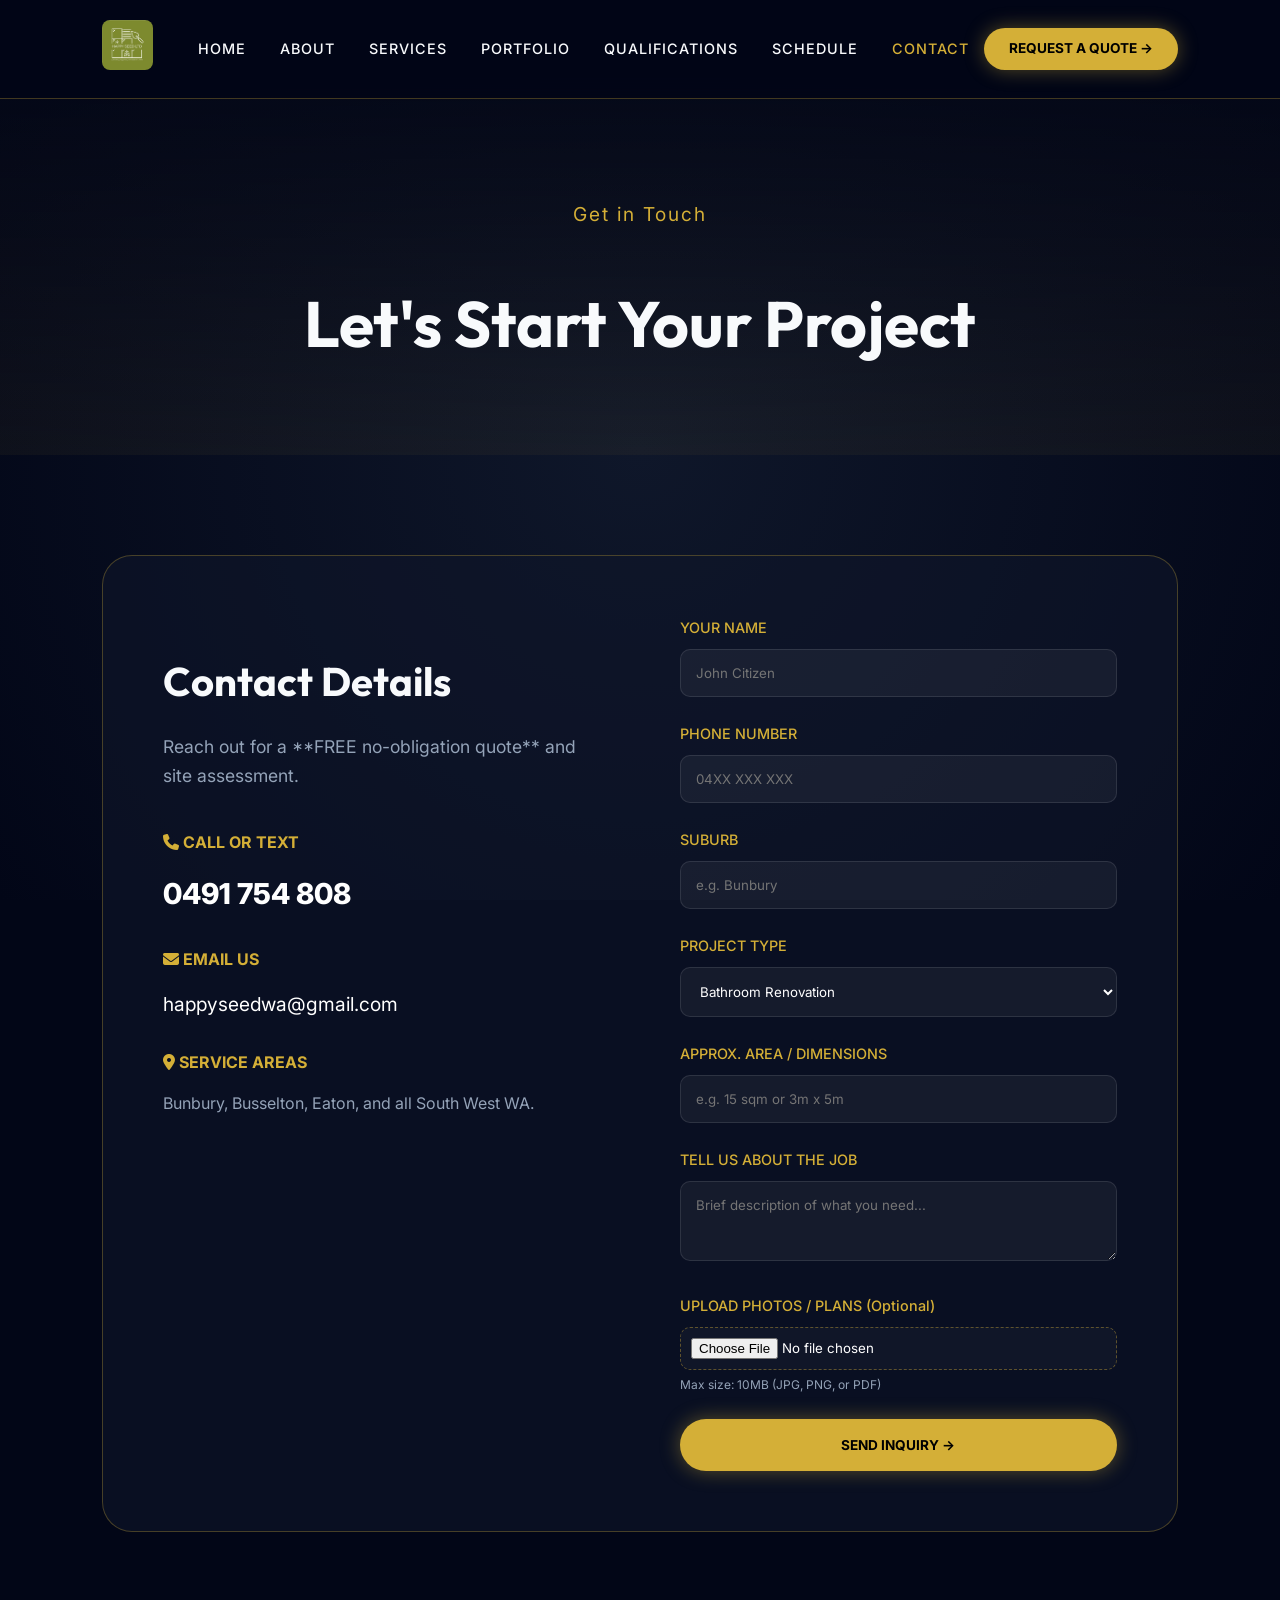
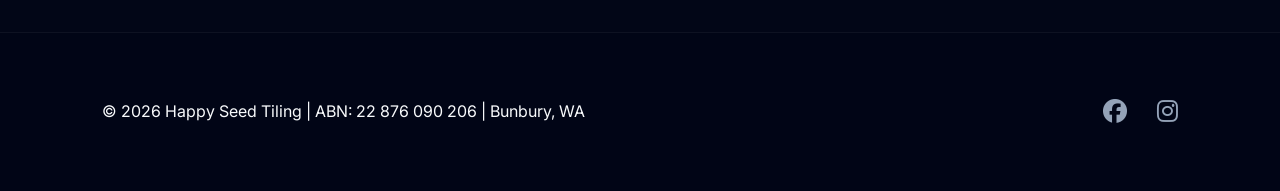
<file: contact.html>
<!DOCTYPE html>
<html lang="en-AU">
<head>
    <meta charset="UTF-8">
    <meta name="viewport" content="width=device-width, initial-scale=1.0">
    <title>Contact Us | Happy Seed Tiling | Get a Free Quote</title>
    <link rel="stylesheet" href="style.css">
    <link href="https://fonts.googleapis.com/css2?family=Outfit:wght@300;400;600;800&family=Inter:wght@300;400;500;600&display=swap" rel="stylesheet">
    <link rel="stylesheet" href="https://cdnjs.cloudflare.com/ajax/libs/font-awesome/6.4.0/css/all.min.css">
</head>
<body>
    <div class="stars-container"></div>

    <header>
        <div class="logo">
            <a href="index.html"><img src="assets/logo.jpg" alt="Happy Seed Tiling"></a>
        </div>
        <nav>
            <a href="index.html">Home</a>
            <a href="about.html">About</a>
            <a href="services.html">Services</a>
            <a href="portfolio.html">Portfolio</a>
            <a href="qualification.html">Qualifications</a>
            <a href="calendar.html">Schedule</a>
            <a href="contact.html" class="active">Contact</a>
        </nav>
        <a href="contact.html" class="btn-cta">REQUEST A QUOTE &rarr;</a>
    </header>

    <div class="page-header">
        <p>Get in Touch</p>
        <h1>Let's Start Your Project</h1>
    </div>

    <section class="section-wrap">
        <div class="contact-container">
            <div>
                <h2 style="font-size: 2.5rem; margin-bottom: 20px;">Contact Details</h2>
                <p style="font-size: 1.1rem; color: var(--text-dim); margin-bottom: 40px;">Reach out for a **FREE no-obligation quote** and site assessment.</p>
                
                <div style="margin-bottom: 30px;">
                    <p style="font-weight: 700; color: var(--gold);"><i class="fas fa-phone"></i> CALL OR TEXT</p>
                    <a href="tel:0491754808" style="font-size: 1.8rem; color: #fff; text-decoration: none; font-weight: 800;">0491 754 808</a>
                </div>
                <div style="margin-bottom: 30px;">
                    <p style="font-weight: 700; color: var(--gold);"><i class="fas fa-envelope"></i> EMAIL US</p>
                    <a href="mailto:happyseedwa@gmail.com" style="font-size: 1.2rem; color: #fff; text-decoration: none;">happyseedwa@gmail.com</a>
                </div>
                <div style="margin-bottom: 30px;">
                    <p style="font-weight: 700; color: var(--gold);"><i class="fas fa-map-marker-alt"></i> SERVICE AREAS</p>
                    <p style="color: var(--text-dim);">Bunbury, Busselton, Eaton, and all South West WA.</p>
                </div>
            </div>

            <!-- WEB3FORMS INTEGRATION -->
            <form action="https://api.web3forms.com/submit" method="POST" enctype="multipart/form-data">
                <input type="hidden" name="access_key" value="68ae6166-6eee-40b2-90a8-7c810a9449a9">
                <input type="hidden" name="subject" value="New Website Quote Request - Happy Seed Tiling">
                <input type="hidden" name="from_name" value="Happy Seed Website">
                
                <div class="form-group">
                    <label>YOUR NAME</label>
                    <input type="text" name="name" placeholder="John Citizen" required>
                </div>
                
                <div class="form-group">
                    <label>PHONE NUMBER</label>
                    <input type="tel" name="phone" placeholder="04XX XXX XXX" required>
                </div>
                
                <div class="form-group">
                    <label>SUBURB</label>
                    <input type="text" name="suburb" placeholder="e.g. Bunbury" required>
                </div>
                
                <div class="form-group">
                    <label>PROJECT TYPE</label>
                    <select name="type">
                        <option>Bathroom Renovation</option>
                        <option>Main Floor Tiling</option>
                        <option>Kitchen Splashback</option>
                        <option>Outdoor/Alfresco</option>
                        <option>Other / Full House</option>
                    </select>
                </div>

                <div class="form-group">
                    <label>APPROX. AREA / DIMENSIONS</label>
                    <input type="text" name="dimensions" placeholder="e.g. 15 sqm or 3m x 5m" required>
                </div>
                
                <div class="form-group">
                    <label>TELL US ABOUT THE JOB</label>
                    <textarea name="message" rows="3" placeholder="Brief description of what you need..."></textarea>
                </div>

                <div class="form-group">
                    <label>UPLOAD PHOTOS / PLANS (Optional)</label>
                    <input type="file" name="attachment" accept="image/*,application/pdf" style="padding: 10px; background: rgba(255,255,255,0.03); border: 1px dashed rgba(212, 175, 55, 0.4); cursor: pointer; width: 100%;">
                    <small style="color: var(--text-dim); display: block; margin-top: 5px; font-size: 0.75rem;">Max size: 10MB (JPG, PNG, or PDF)</small>
                </div>
                
                <button type="submit" class="btn-cta" style="width: 100%; border: none; cursor: pointer; padding: 18px;">SEND INQUIRY &rarr;</button>
            </form>
        </div>
    </section>

    <footer style="padding: 50px 8vw; border-top: 1px solid rgba(255,255,255,0.05); display: flex; justify-content: space-between; align-items: center; flex-wrap: wrap; gap: 20px;">
        <p>© 2026 Happy Seed Tiling | ABN: 22 876 090 206 | Bunbury, WA</p>
        <div style="display: flex; gap: 30px;">
            <a href="https://facebook.com/happyseedtiling" style="color: var(--text-dim); font-size: 1.5rem;"><i class="fab fa-facebook"></i></a>
            <a href="https://instagram.com/happyseedtiling" style="color: var(--text-dim); font-size: 1.5rem;"><i class="fab fa-instagram"></i></a>
        </div>
    </footer>
    <script>
        const form = document.querySelector('form');
        form.onsubmit = async (e) => {
            e.preventDefault();
            const btn = form.querySelector('button');
            const originalText = btn.innerText;
            btn.innerText = "SENDING...";
            btn.disabled = true;

            const formData = new FormData(form);
            const fileInput = form.querySelector('input[name="attachment"]');
            
            // FREE WORKAROUND FOR IMAGE UPLOAD (Web3Forms free plan does not allow direct file attachments)
            if (fileInput && fileInput.files.length > 0) {
                btn.innerText = "UPLOADING PHOTO...";
                try {
                    const fileData = new FormData();
                    fileData.append('file', fileInput.files[0]);
                    
                    const uploadResponse = await fetch('https://tmpfiles.org/api/v1/upload', {
                        method: 'POST',
                        body: fileData
                    });
                    
                    if (uploadResponse.ok) {
                        const uploadJson = await uploadResponse.json();
                        let fileUrl = uploadJson.data.url;
                        // Convert to direct view link
                        fileUrl = fileUrl.replace('tmpfiles.org/', 'tmpfiles.org/dl/');
                        
                        // Append the link to the message and form data
                        formData.append('Uploaded Photo Link', fileUrl);
                    } else {
                        console.error("Photo upload failed, sending text only.");
                    }
                } catch (err) {
                    console.error("Error uploading photo:", err);
                }
                
                // Remove the actual file from formData so Web3Forms doesn't throw a "Pro Plan required" error
                formData.delete('attachment');
            }

            btn.innerText = "SENDING INQUIRY...";
            try {
                const response = await fetch(form.action, {
                    method: 'POST',
                    body: formData,
                    headers: { 'Accept': 'application/json' }
                });

                if (response.ok) {
                    alert("Thank you! Your inquiry has been sent successfully. We will get back to you shortly.");
                    form.reset();
                } else {
                    alert("Oops! There was an error. Please try again or contact us directly.");
                }
            } catch (error) {
                alert("Oops! Connection error. Please try again.");
            }
            
            btn.innerText = originalText;
            btn.disabled = false;
        };
    </script>
</body>
</html>
</file>
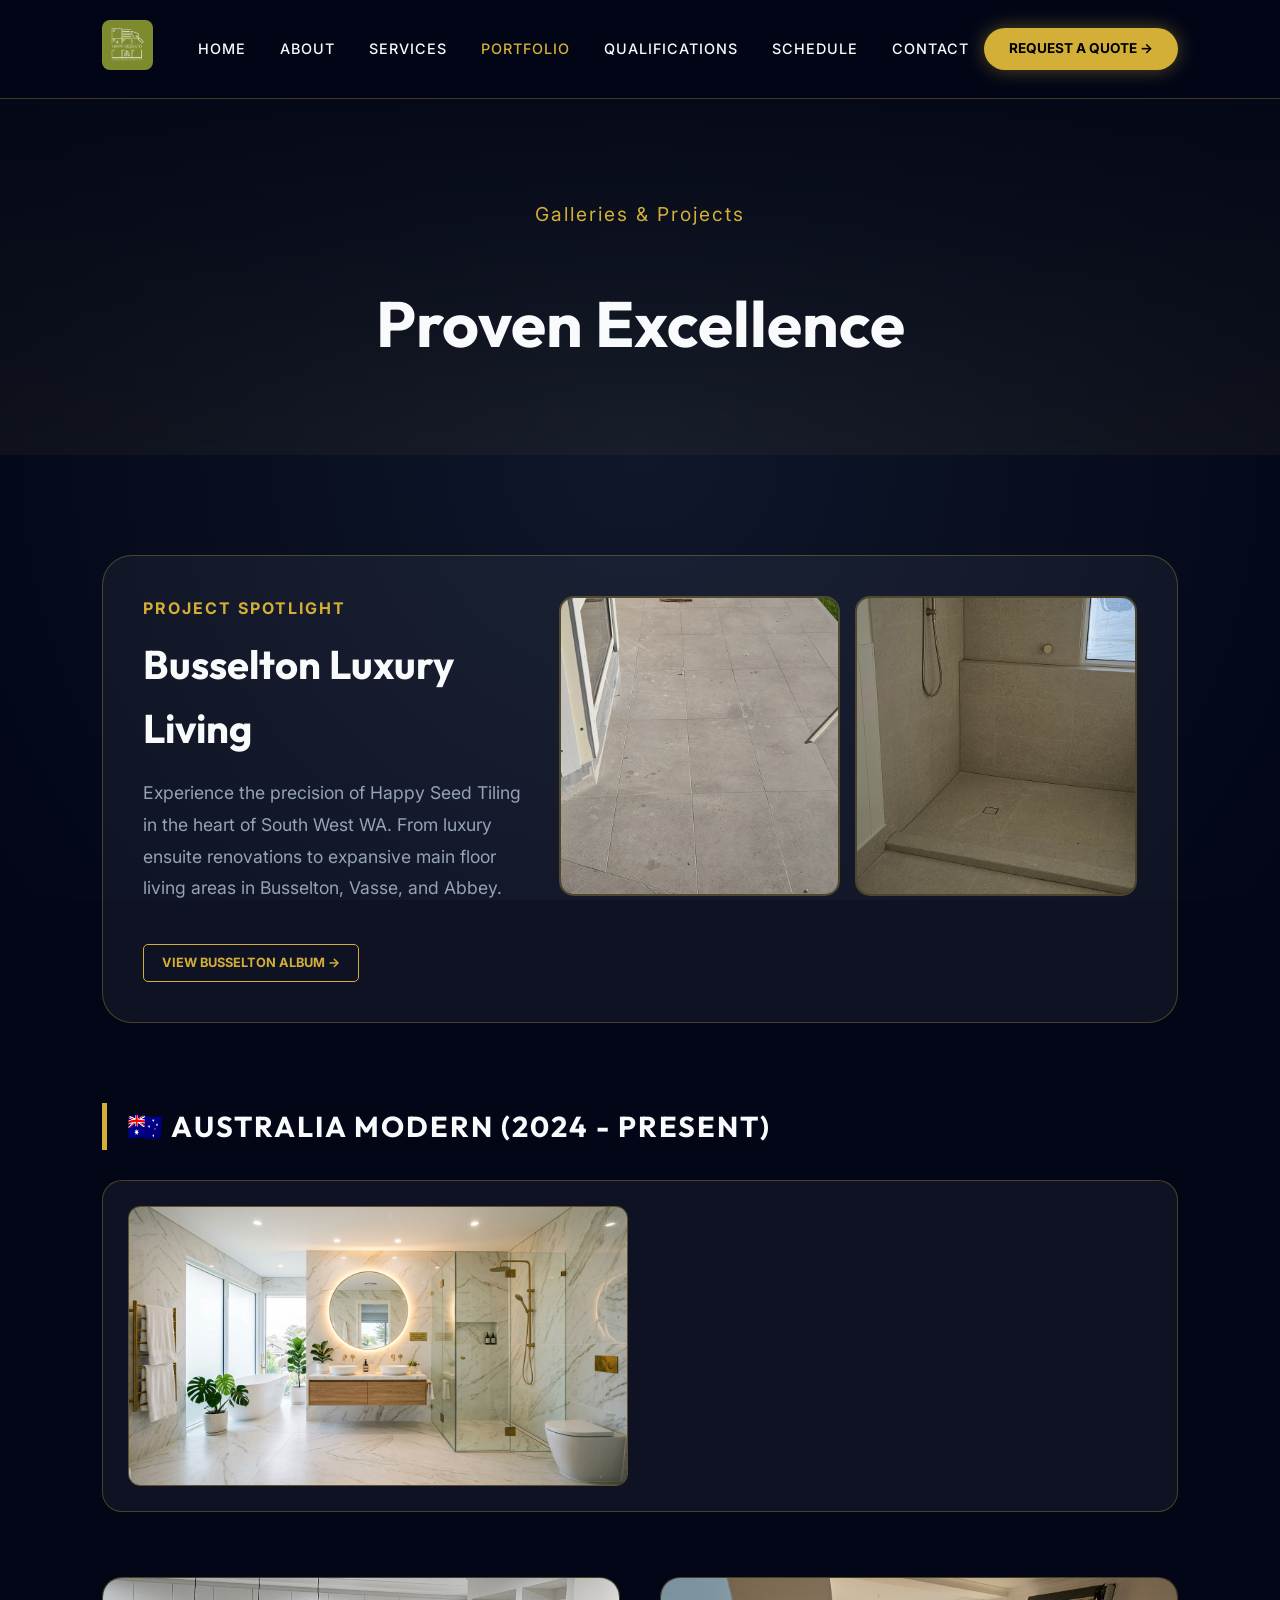
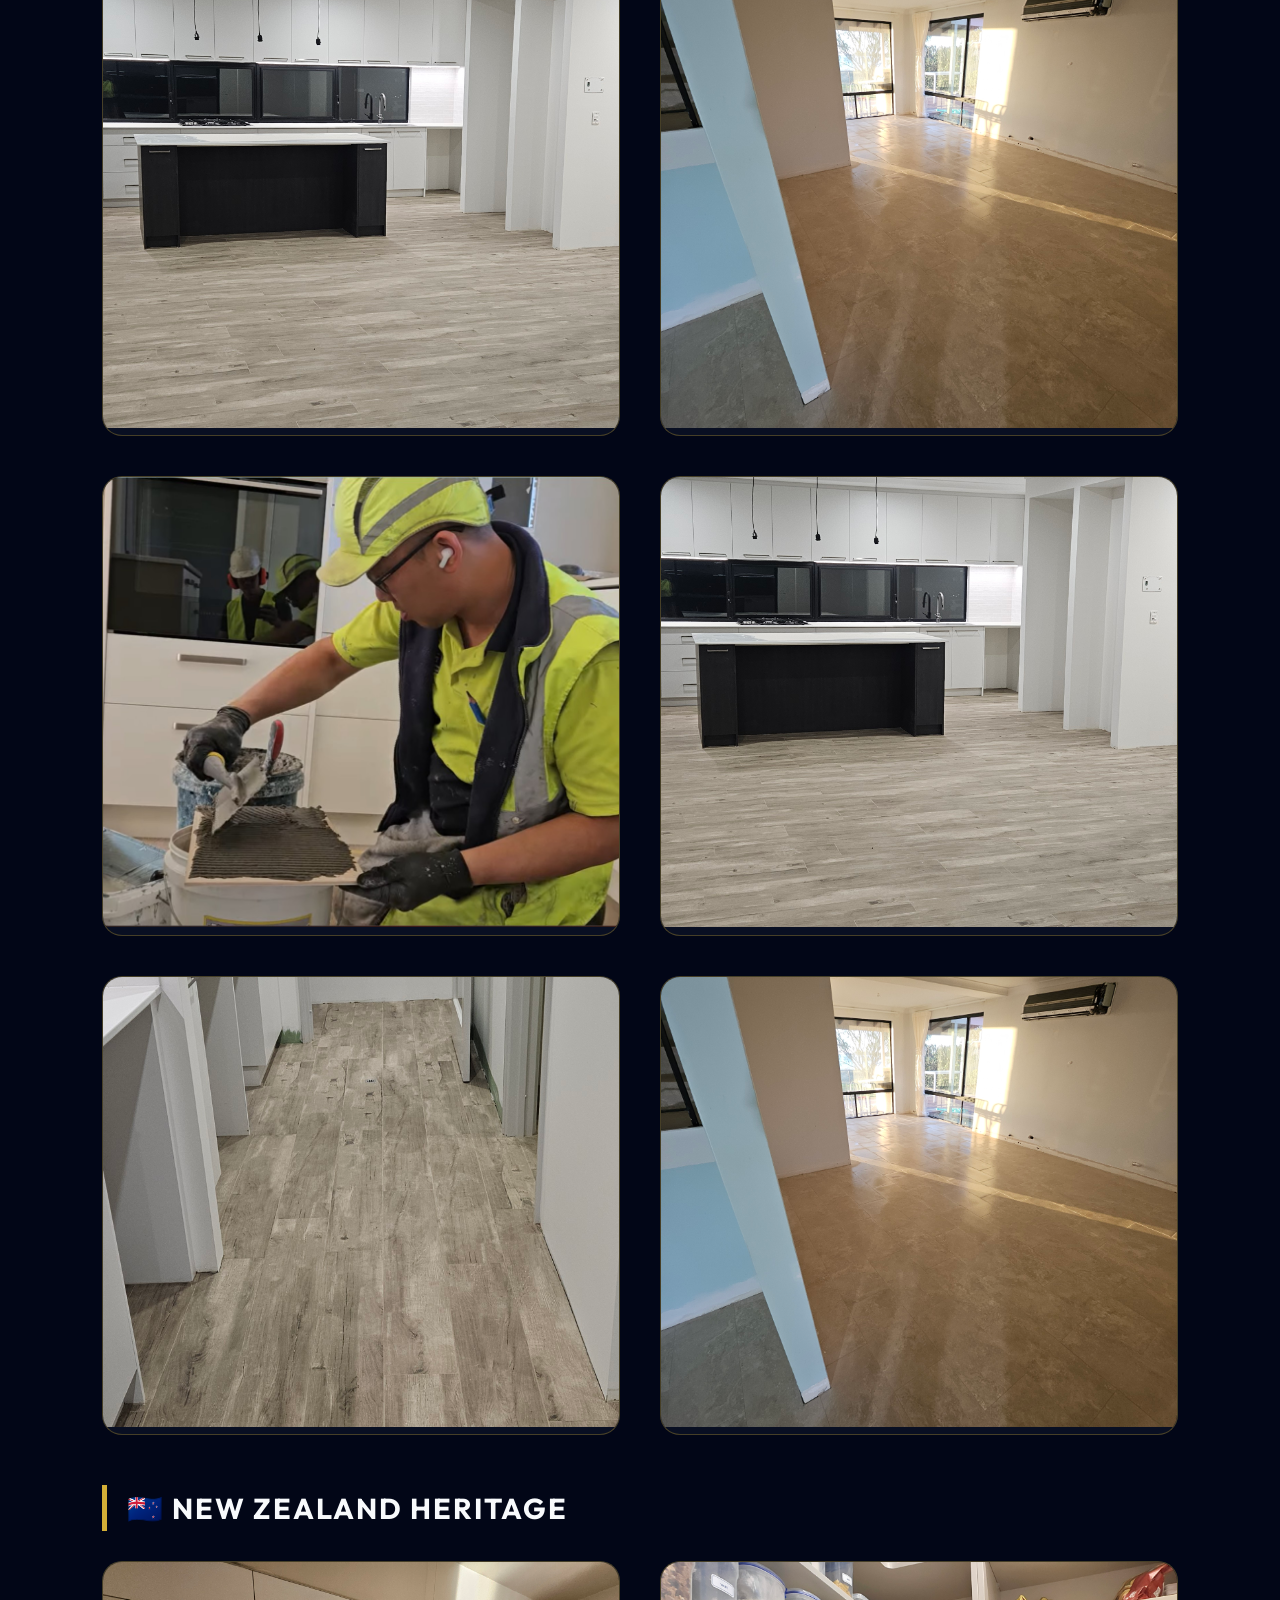
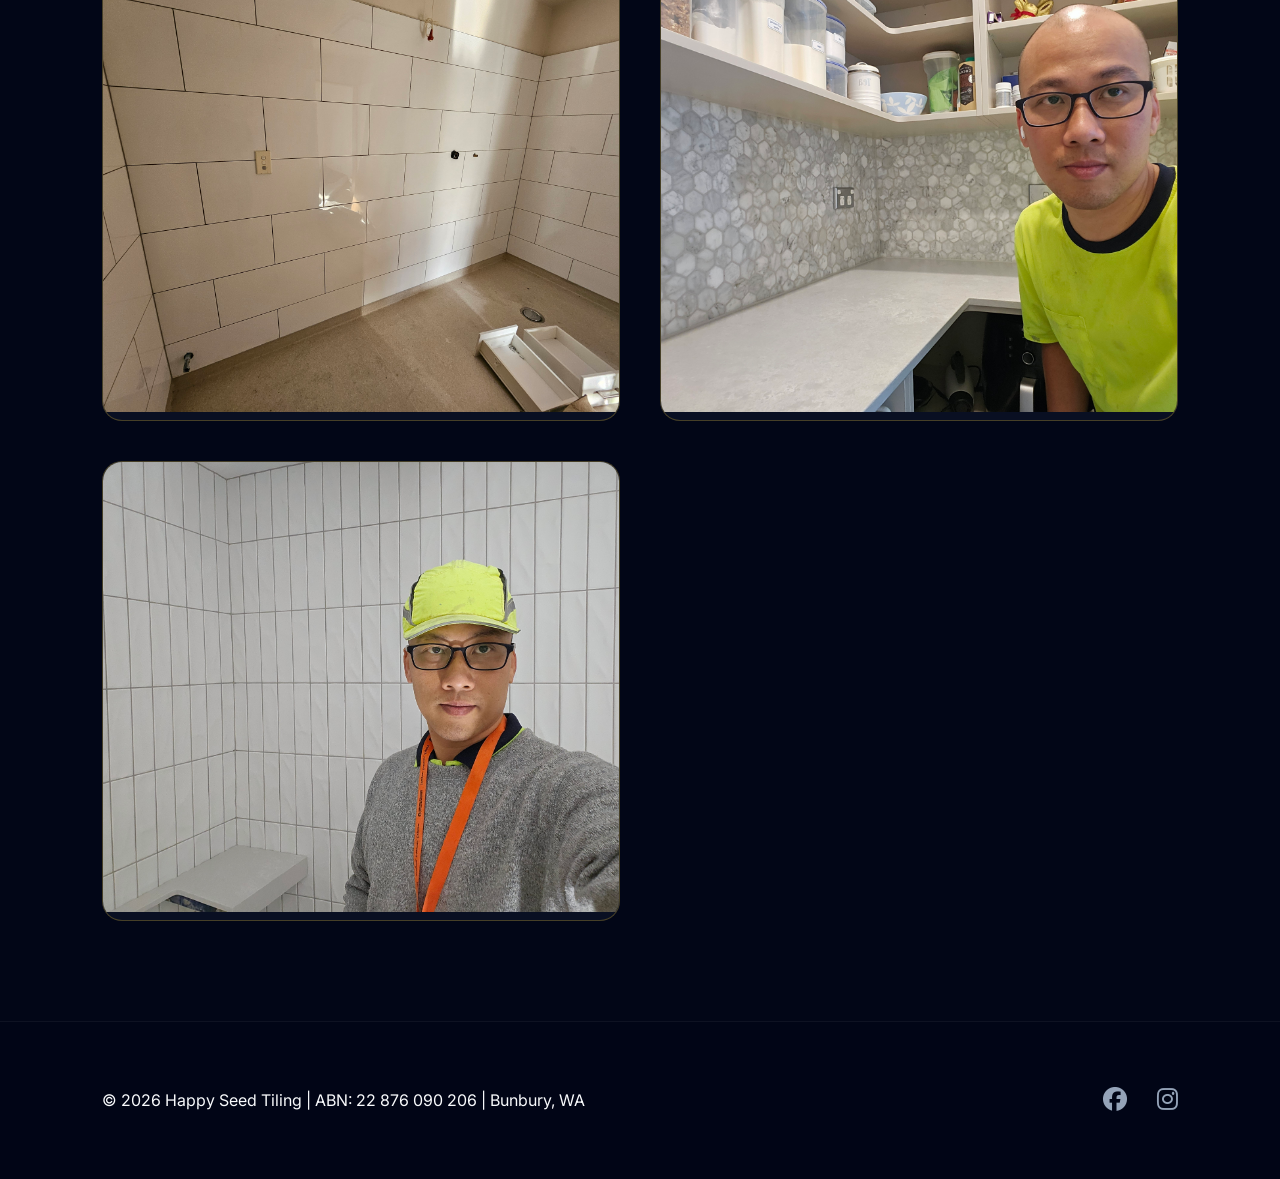
<file: portfolio.html>
<!DOCTYPE html>
<html lang="en-AU">
<head>
    <meta charset="UTF-8">
    <meta name="viewport" content="width=device-width, initial-scale=1.0">
    <title>Portfolio | Happy Seed Tiling | Premium Tiling Projects</title>
    <link rel="stylesheet" href="style.css">
    <link href="https://fonts.googleapis.com/css2?family=Outfit:wght@300;400;600;800&family=Inter:wght@300;400;500;600&display=swap" rel="stylesheet">
    <link rel="stylesheet" href="https://cdnjs.cloudflare.com/ajax/libs/font-awesome/6.4.0/css/all.min.css">
    <!-- Google Analytics (GA4) -->
    <script async src="https://www.googletagmanager.com/gtag/js?id=G-XQSVVBXGS5"></script>
    <script>
      window.dataLayer = window.dataLayer || [];
      function gtag(){dataLayer.push(arguments);}
      gtag('js', new Date());

      gtag('config', 'G-XQSVVBXGS5');
    </script>
</head>
<body>
    <div class="stars-container"></div>

    <header>
        <div class="logo">
            <a href="index.html"><img src="assets/logo.jpg" alt="Happy Seed Tiling"></a>
        </div>
        <nav>
            <a href="index.html">Home</a>
            <a href="about.html">About</a>
            <a href="services.html">Services</a>
            <a href="portfolio.html" class="active">Portfolio</a>
            <a href="qualification.html">Qualifications</a>
            <a href="calendar.html">Schedule</a>
            <a href="contact.html">Contact</a>
        </nav>
        <a href="contact.html" class="btn-cta">REQUEST A QUOTE &rarr;</a>
    </header>

    <div class="page-header">
        <p>Galleries & Projects</p>
        <h1>Proven Excellence</h1>
    </div>

    <section class="section-wrap">
        <!-- Busselton Spotlight (Moved from Home) -->
        <div style="grid-column: span 1 / -1; display: flex; flex-wrap: wrap; align-items: stretch; gap: 30px; background: rgba(255, 255, 255, 0.05); padding: 40px; border-radius: 30px; border: 1px solid var(--border-gold); margin-bottom: 80px;">
            <div style="flex: 1; min-width: 300px;">
                <span style="color: var(--gold); font-weight: bold; letter-spacing: 2px;">PROJECT SPOTLIGHT</span>
                <h2 style="font-size: 2.5rem; margin: 10px 0;">Busselton Luxury Living</h2>
                <p style="font-size: 1.1rem; line-height: 1.8; color: var(--text-dim); margin-bottom: 25px;">
                    Experience the precision of Happy Seed Tiling in the heart of South West WA. From luxury ensuite renovations to expansive main floor living areas in Busselton, Vasse, and Abbey. 
                </p>
                <div style="display: flex; gap: 10px; flex-wrap: wrap;">
                    <a href="https://photos.app.goo.gl/HhiM9cZom4jAdack7" target="_blank" class="btn-gallery">VIEW BUSSELTON ALBUM &rarr;</a>
                </div>
            </div>
            <div style="flex: 1.5; min-width: 300px; display: grid; grid-template-columns: 1fr 1fr; gap: 15px;">
                <img src="assets/busselton_alfresco.jpg" alt="Busselton Alfresco Tiling" style="height: 300px; width: 100%; border-radius: 15px; object-fit: cover; border: 2px solid var(--border-gold);">
                <img src="assets/busselton_bathroom.jpg" alt="Busselton Luxury Bathroom" style="height: 300px; width: 100%; border-radius: 15px; object-fit: cover; border: 2px solid var(--border-gold);">
            </div>
        </div>

        <h3 class="project-category-header">🇦🇺 Australia Modern (2024 - Present)</h3>
        <div class="portfolio-grid">
            <!-- 9 Peppermint Grove Beach -->
            <div class="project-card" style="grid-column: 1 / -1; display: grid; grid-template-columns: 1fr 1fr; gap: 25px; background: rgba(255, 255, 255, 0.05); padding: 25px; border-radius: 20px; border: 1px solid var(--border-gold); align-items: center; margin-bottom: 25px;">
                <img src="assets/peppermint_grove_tiling_showcase.jpg" alt="9 Peppermint Grove Beach" style="width: 100%; height: 280px; object-fit: cover; border-radius: 12px; border: 1px solid rgba(212, 175, 55, 0.4);">
                <div class="project-info" style="padding: 0;">
                    <span class="badge" style="background: var(--gold); color: #000; font-weight: bold; padding: 5px 12px; border-radius: 6px; font-size: 0.85rem; letter-spacing: 1px;">NEW PROJECT • PEPPERMINT GROVE BEACH</span>
                    <h3 style="font-size: 1.8rem; margin: 12px 0 8px 0; color: #fff;">Luxury Beachfront Tiling Transformation</h3>
                    <p style="color: var(--text-dim); font-size: 1.05rem; line-height: 1.7; margin-bottom: 20px;">
                        9 Peppermint Grove Beach, WA. Master-grade precision layout including splashbacks, fireplace hearth flooring, and seamless outdoor balcony tiling.
                    </p>
                    <div style="display: flex; gap: 15px; flex-wrap: wrap;">
                        <a href="https://photos.app.goo.gl/QJsf6RB95XA4kBcc6" target="_blank" class="btn-gallery" style="display: inline-block; padding: 12px 24px; background: var(--gold); color: #000; font-weight: bold; border-radius: 10px; text-decoration: none; font-size: 0.95rem;">VIEW FULL GOOGLE ALBUM &rarr;</a>
                    </div>
                </div>
            </div>
            <!-- Joyce 6 Usher Place -->
            <div class="project-card">
                <img src="assets/portfolio_auto_2.jpg" alt="Joyce 6 Usher Place">
                <div class="project-info">
                    <h3>Bathroom & Main Floor Transformation</h3>
                    <p>Joyce 6 Usher Place. A comprehensive high-end residential renovation with precision layout.</p>
                    <span class="badge">RECENTLY COMPLETED</span>
                </div>
            </div>

            <!-- Boon In Bridgetown -->
            <div class="project-card">
                <img src="assets/portfolio_auto_5.jpg" alt="Boon In Bridgetown">
                <div class="project-info">
                    <h3>Heritage & Modern Fusion</h3>
                    <p>Boon In Bridgetown. technical tiling for a beautiful countryside bathroom renovation.</p>
                    <span class="badge">RECENTLY COMPLETED</span>
                </div>
            </div>

            <!-- 14 Birch St -->
            <div class="project-card">
                <img src="assets/portfolio_auto_1.jpg" alt="14 Birch Street Avenue">
                <div class="project-info">
                    <h3>Bath & Ensuite Precision</h3>
                    <p>14 Birch St Ave. High-standard residential bathroom renovations.</p>
                    <a href="https://photos.app.goo.gl/HhiM9cZom4jAdack7" target="_blank" class="btn-gallery">FULL PHOTO ALBUM &rarr;</a>
                </div>
            </div>
            
            <!-- 3/31 Marlston Drv -->
            <div class="project-card">
                <img src="assets/portfolio_auto_2.jpg" alt="3/31 Marlston Drv, Bunbury">
                <div class="project-info">
                    <h3>Coastal Modern Residential</h3>
                    <p>3/31 Marlston Drv, Bunbury. Premium flooring and wet area finishes.</p>
                    <a href="https://photos.app.goo.gl/k4XnwNdeQmTrBDwJ9" target="_blank" class="btn-gallery">FULL PHOTO ALBUM &rarr;</a>
                </div>
            </div>

            <!-- 21 Tall Tree Cres -->
            <div class="project-card">
                <img src="assets/portfolio_auto_3.jpg" alt="21 Tall Tree Cres, Reinscourt">
                <div class="project-info">
                    <h3>High-Spec Technical Tiling</h3>
                    <p>21 Tall Tree Cres, Reinscourt. Precision mitre cuts and layout execution.</p>
                    <a href="https://photos.app.goo.gl/msbxAfYGr53nBbSb6" target="_blank" class="btn-gallery">FULL PHOTO ALBUM &rarr;</a>
                </div>
            </div>

            <!-- 23 Golden Ash Rise -->
            <div class="project-card">
                <img src="assets/portfolio_auto_5.jpg" alt="23 Golden Ash Rise, Bridgetown">
                <div class="project-info">
                    <h3>Landscape & Garden Integration</h3>
                    <p>23 Golden Ash Rise, Bridgetown. Large-scale residential and outdoor tiling.</p>
                    <a href="https://photos.app.goo.gl/P2BMLNcEaKkmeEiT6" target="_blank" class="btn-gallery">FULL PHOTO ALBUM &rarr;</a>
                </div>
            </div>
        </div>

        <h3 class="project-category-header">🇳🇿 New Zealand Heritage</h3>
        <div class="portfolio-grid">
            <!-- Ashwood -->
            <div class="project-card">
                <img src="assets/retirement_village.jpg" alt="Ashwood Retirement Village">
                <div class="project-info">
                    <h3>Commercial Retirement Excellence</h3>
                    <p>Ashwood Retirement Village (NZ). Large-scale high-tier residential tiling.</p>
                    <a href="https://photos.app.goo.gl/4624s2XhmbpS8nFv7" target="_blank" class="btn-gallery">FULL PHOTO ALBUM &rarr;</a>
                </div>
            </div>

            <!-- 22 Bond Street -->
            <div class="project-card">
                <img src="assets/bond_street.jpg" alt="22 Bond Street, Blenheim">
                <div class="project-info">
                    <h3>Residential Heritage Finish</h3>
                    <p>22 Bond Street, Blenheim (NZ). High-quality renovation work.</p>
                    <a href="https://photos.app.goo.gl/yLJ6XS8vY1NUvtjCA" target="_blank" class="btn-gallery">FULL PHOTO ALBUM &rarr;</a>
                </div>
            </div>

            <!-- Library / Springland -->
            <div class="project-card">
                <img src="assets/library.jpg" alt="Library Project">
                <div class="project-info">
                    <h3>Institutional & Public Projects</h3>
                    <p>Blenheim Library & Springland Projects (NZ). Public sector tiling standards.</p>
                    <div style="display: flex; gap: 10px; flex-wrap: wrap;">
                        <a href="https://photos.app.goo.gl/Pgwz7P9khuHGNvzM6" target="_blank" class="btn-gallery">LIBRARY &rarr;</a>
                        <a href="https://photos.app.goo.gl/BTAV7iu6732rCNET7" target="_blank" class="btn-gallery">SPRINGLAND &rarr;</a>
                    </div>
                </div>
            </div>
        </div>
    </section>

    <footer style="padding: 50px 8vw; border-top: 1px solid rgba(255,255,255,0.05); display: flex; justify-content: space-between; align-items: center; flex-wrap: wrap; gap: 20px;">
        <p>© 2026 Happy Seed Tiling | ABN: 22 876 090 206 | Bunbury, WA</p>
        <div style="display: flex; gap: 30px;">
            <a href="https://facebook.com/happyseedtiling" style="color: var(--text-dim); font-size: 1.5rem;"><i class="fab fa-facebook"></i></a>
            <a href="https://instagram.com/happyseedtiling" style="color: var(--text-dim); font-size: 1.5rem;"><i class="fab fa-instagram"></i></a>
        </div>
    </footer>
</body>
</html>
</file>
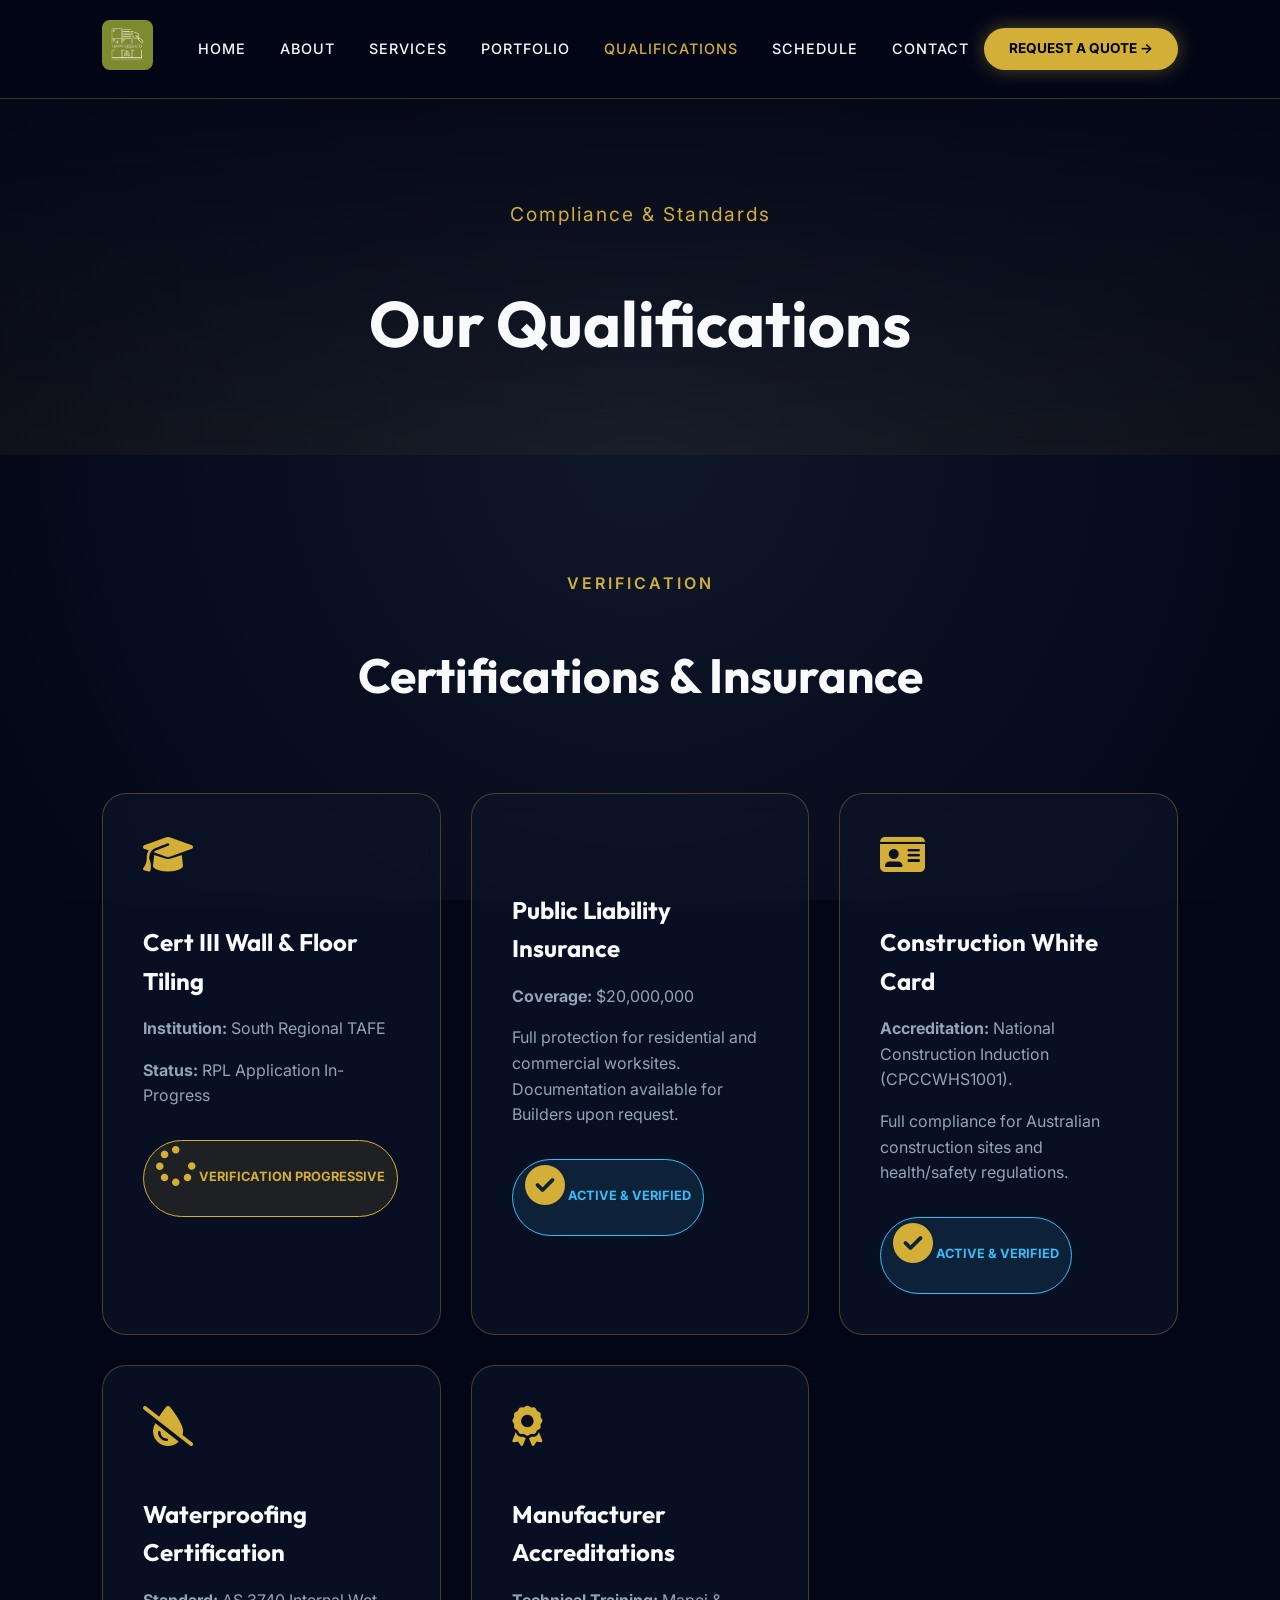
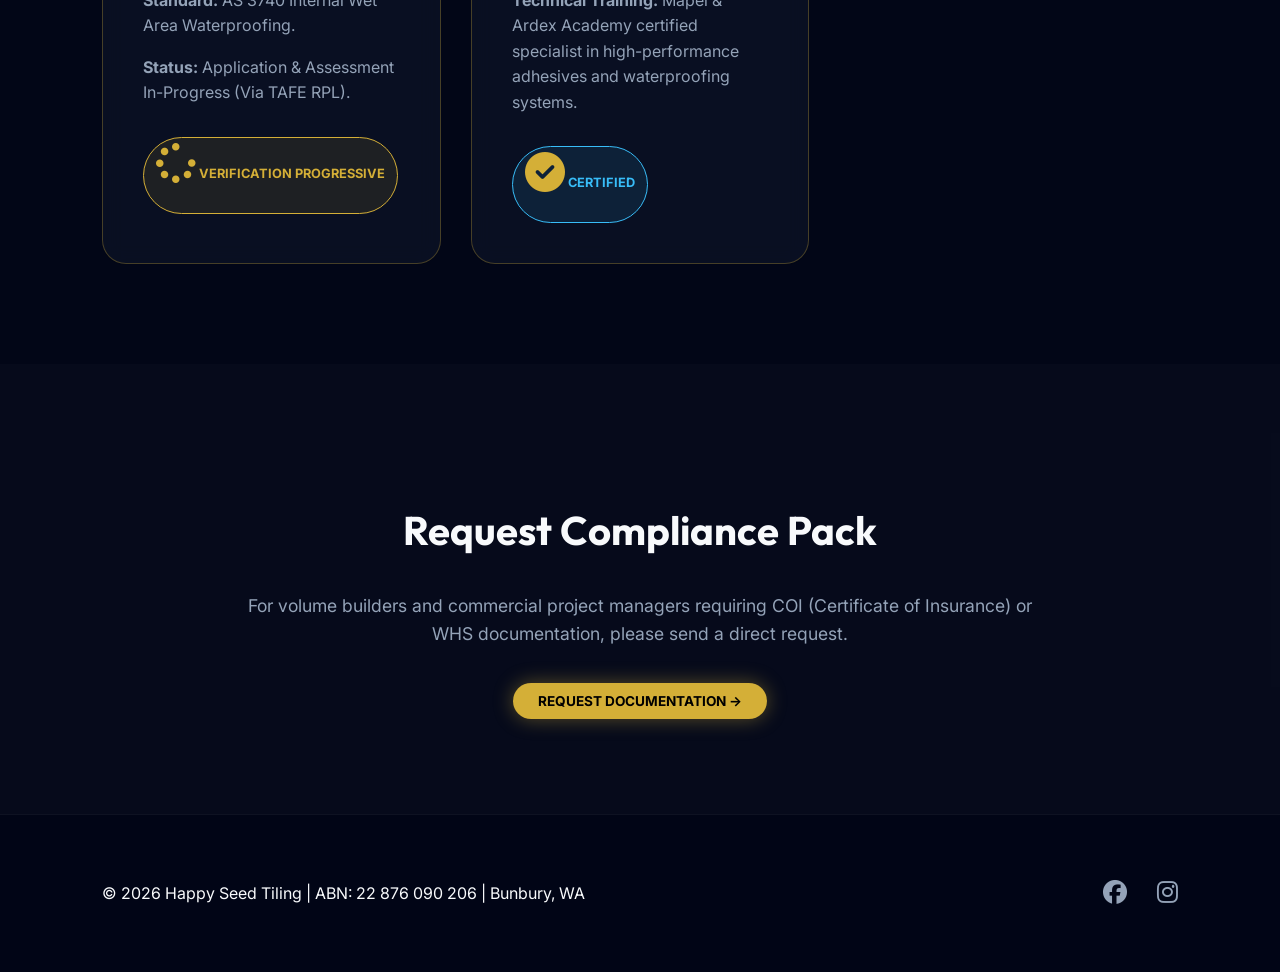
<file: qualification.html>
<!DOCTYPE html>
<html lang="en-AU">
<head>
    <meta charset="UTF-8">
    <meta name="viewport" content="width=device-width, initial-scale=1.0">
    <title>Qualifications & Compliance | Happy Seed Tiling | Bunbury Tiling Expert</title>
    <link rel="stylesheet" href="style.css">
    <link href="https://fonts.googleapis.com/css2?family=Outfit:wght@300;400;600;800&family=Inter:wght@300;400;500;600&display=swap" rel="stylesheet">
    <link rel="stylesheet" href="https://cdnjs.cloudflare.com/ajax/libs/font-awesome/6.4.0/css/all.min.css">
</head>
<body>
    <div class="stars-container"></div>

    <header>
        <div class="logo">
            <a href="index.html"><img src="assets/logo.jpg" alt="Happy Seed Tiling"></a>
        </div>
        <nav>
            <a href="index.html">Home</a>
            <a href="about.html">About</a>
            <a href="services.html">Services</a>
            <a href="portfolio.html">Portfolio</a>
            <a href="qualification.html" class="active">Qualifications</a>
            <a href="calendar.html">Schedule</a>
            <a href="contact.html">Contact</a>
        </nav>
        <a href="contact.html" class="btn-cta">REQUEST A QUOTE &rarr;</a>
    </header>

    <div class="page-header">
        <p>Compliance & Standards</p>
        <h1>Our Qualifications</h1>
    </div>

    <section class="section-wrap">
        <div class="section-title">
            <p>Verification</p>
            <h2>Certifications & Insurance</h2>
        </div>

        <div class="features-grid">
            <!-- TAFE RPL -->
            <div class="feature-card">
                <i class="fas fa-graduation-cap"></i>
                <h3>Cert III Wall & Floor Tiling</h3>
                <p><strong>Institution:</strong> South Regional TAFE</p>
                <p><strong>Status:</strong> RPL Application In-Progress</p>
                <div style="margin-top: 15px; display: inline-block; padding: 5px 12px; border-radius: 50px; background: rgba(212, 175, 55, 0.1); border: 1px solid var(--gold); font-size: 0.8rem; color: var(--gold); font-weight: 700;">
                    <i class="fas fa-spinner fa-spin"></i> VERIFICATION PROGRESSIVE
                </div>
            </div>

            <!-- Insurance -->
            <div class="feature-card">
                <i class="fas fa-shield-check"></i>
                <h3>Public Liability Insurance</h3>
                <p><strong>Coverage:</strong> $20,000,000</p>
                <p>Full protection for residential and commercial worksites. Documentation available for Builders upon request.</p>
                <div style="margin-top: 15px; display: inline-block; padding: 5px 12px; border-radius: 50px; background: rgba(56, 189, 248, 0.1); border: 1px solid var(--accent-blue); font-size: 0.8rem; color: var(--accent-blue); font-weight: 700;">
                    <i class="fas fa-check-circle"></i> ACTIVE & VERIFIED
                </div>
            </div>

            <!-- White Card -->
            <div class="feature-card">
                <i class="fas fa-id-card"></i>
                <h3>Construction White Card</h3>
                <p><strong>Accreditation:</strong> National Construction Induction (CPCCWHS1001).</p>
                <p>Full compliance for Australian construction sites and health/safety regulations.</p>
                <div style="margin-top: 15px; display: inline-block; padding: 5px 12px; border-radius: 50px; background: rgba(56, 189, 248, 0.1); border: 1px solid var(--accent-blue); font-size: 0.8rem; color: var(--accent-blue); font-weight: 700;">
                    <i class="fas fa-check-circle"></i> ACTIVE & VERIFIED
                </div>
            </div>

            <!-- Waterproofing -->
            <div class="feature-card">
                <i class="fas fa-tint-slash"></i>
                <h3>Waterproofing Certification</h3>
                <p><strong>Standard:</strong> AS 3740 Internal Wet Area Waterproofing.</p>
                <p><strong>Status:</strong> Application & Assessment In-Progress (Via TAFE RPL).</p>
                <div style="margin-top: 15px; display: inline-block; padding: 5px 12px; border-radius: 50px; background: rgba(212, 175, 55, 0.1); border: 1px solid var(--gold); font-size: 0.8rem; color: var(--gold); font-weight: 700;">
                    <i class="fas fa-spinner fa-spin"></i> VERIFICATION PROGRESSIVE
                </div>
            </div>

            <!-- Professional Training -->
            <div class="feature-card">
                <i class="fas fa-award"></i>
                <h3>Manufacturer Accreditations</h3>
                <p><strong>Technical Training:</strong> Mapei & Ardex Academy certified specialist in high-performance adhesives and waterproofing systems.</p>
                <div style="margin-top: 15px; display: inline-block; padding: 5px 12px; border-radius: 50px; background: rgba(56, 189, 248, 0.1); border: 1px solid var(--accent-blue); font-size: 0.8rem; color: var(--accent-blue); font-weight: 700;">
                    <i class="fas fa-check-circle"></i> CERTIFIED
                </div>
            </div>
        </div>
    </section>

    <section class="section-wrap" style="background: rgba(255,255,255,0.02); text-align: center;">
        <h2 style="font-size: 2.5rem; margin-bottom: 30px;">Request Compliance Pack</h2>
        <p style="color: var(--text-dim); margin-bottom: 40px; font-size: 1.1rem; max-width: 800px; margin-left: auto; margin-right: auto;">
            For volume builders and commercial project managers requiring COI (Certificate of Insurance) or WHS documentation, please send a direct request.
        </p>
        <a href="contact.html" class="btn-cta">REQUEST DOCUMENTATION &rarr;</a>
    </section>

    <footer style="padding: 50px 8vw; border-top: 1px solid rgba(255,255,255,0.05); display: flex; justify-content: space-between; align-items: center; flex-wrap: wrap; gap: 20px;">
        <p>© 2026 Happy Seed Tiling | ABN: 22 876 090 206 | Bunbury, WA</p>
        <div style="display: flex; gap: 30px;">
            <a href="https://facebook.com/happyseedtiling" style="color: var(--text-dim); font-size: 1.5rem;"><i class="fab fa-facebook"></i></a>
            <a href="https://instagram.com/happyseedtiling" style="color: var(--text-dim); font-size: 1.5rem;"><i class="fab fa-instagram"></i></a>
        </div>
    </footer>
</body>
</html>
</file>
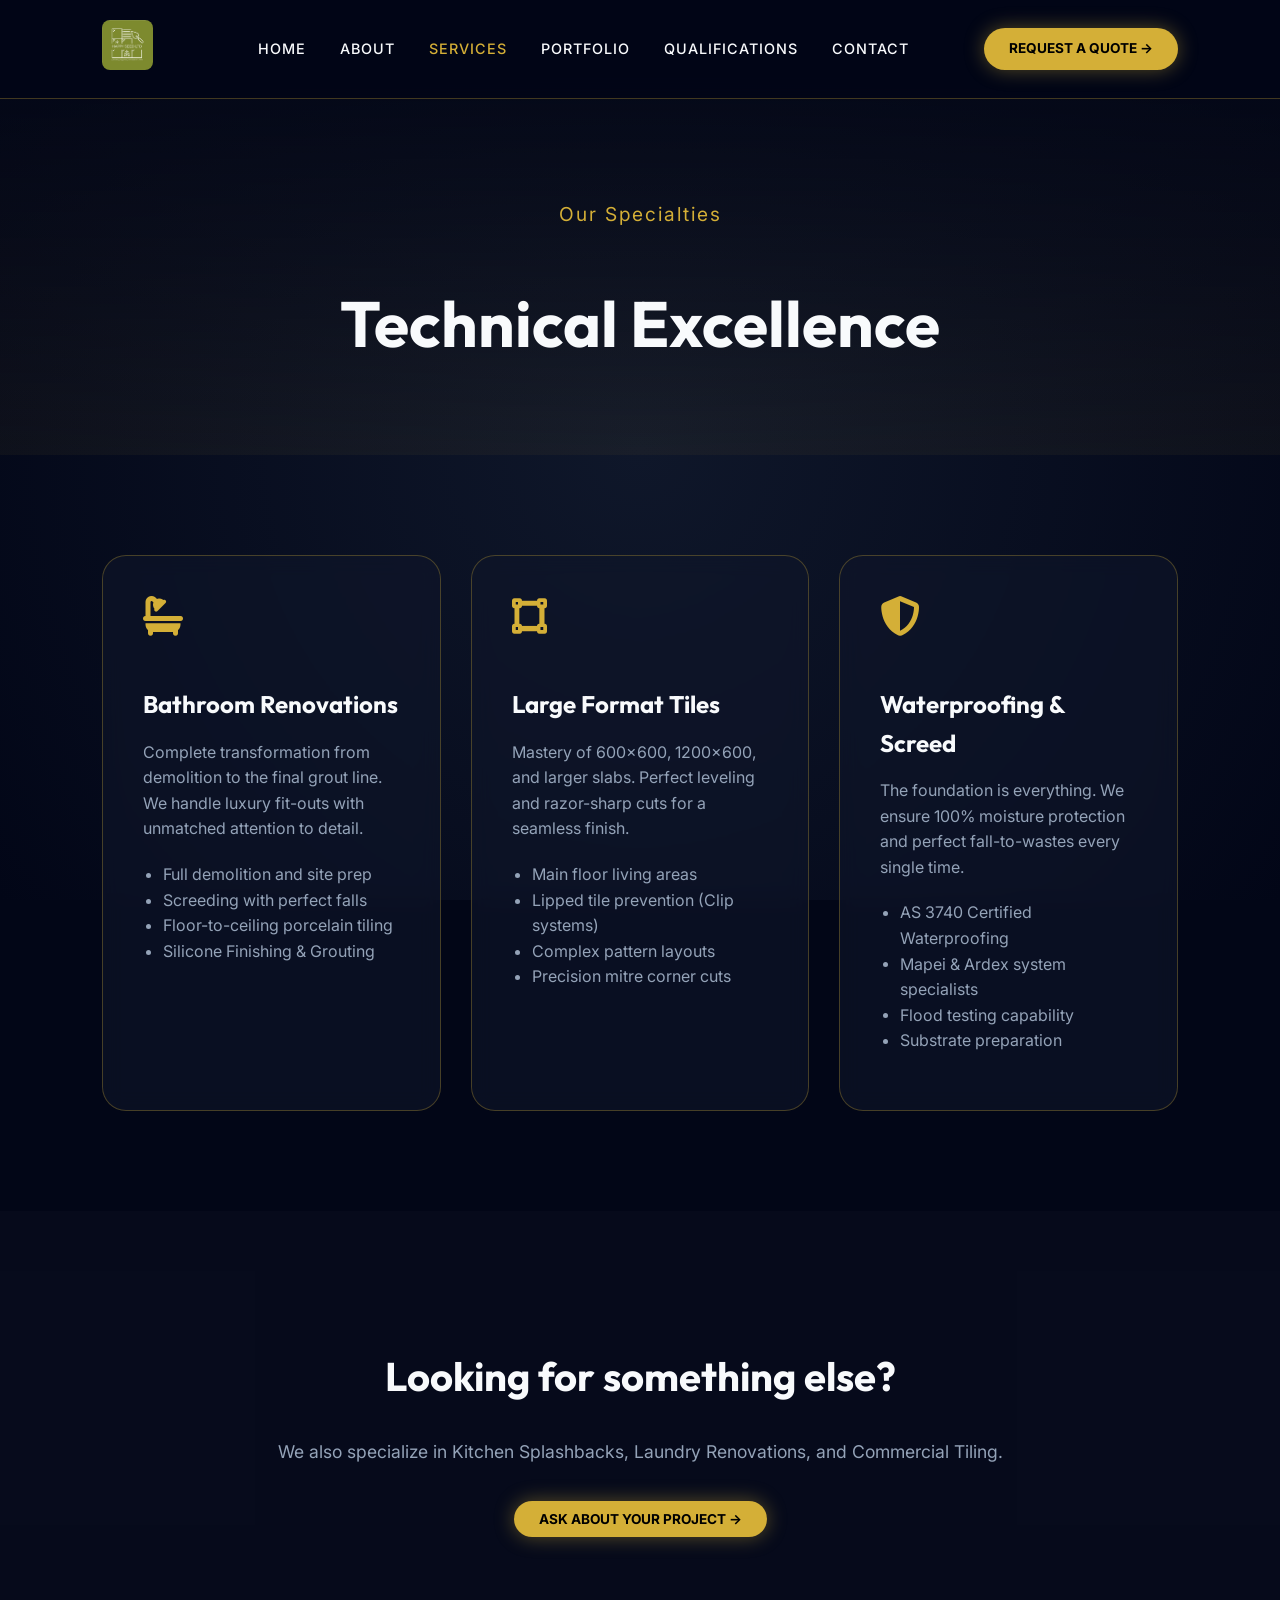
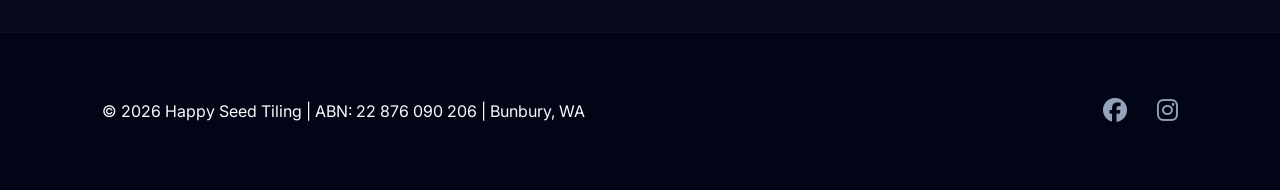
<file: services.html>
<!DOCTYPE html>
<html lang="en-AU">
<head>
    <meta charset="UTF-8">
    <meta name="viewport" content="width=device-width, initial-scale=1.0">
    <title>Services | Happy Seed Tiling | Specialized Tiling Solutions</title>
    <link rel="stylesheet" href="style.css">
    <link href="https://fonts.googleapis.com/css2?family=Outfit:wght@300;400;600;800&family=Inter:wght@300;400;500;600&display=swap" rel="stylesheet">
    <link rel="stylesheet" href="https://cdnjs.cloudflare.com/ajax/libs/font-awesome/6.4.0/css/all.min.css">
</head>
<body>
    <div class="stars-container"></div>

    <header>
        <div class="logo">
            <a href="index.html"><img src="assets/logo.jpg" alt="Happy Seed Tiling"></a>
        </div>
        <nav>
            <a href="index.html">Home</a>
            <a href="about.html">About</a>
            <a href="services.html" class="active">Services</a>
            <a href="portfolio.html">Portfolio</a>
            <a href="qualification.html">Qualifications</a>
            <a href="contact.html">Contact</a>
        </nav>
        <a href="contact.html" class="btn-cta">REQUEST A QUOTE &rarr;</a>
    </header>

    <div class="page-header">
        <p>Our Specialties</p>
        <h1>Technical Excellence</h1>
    </div>

    <section class="section-wrap">
        <div class="features-grid">
            <div class="feature-card">
                <i class="fas fa-bath"></i>
                <h3>Bathroom Renovations</h3>
                <p>Complete transformation from demolition to the final grout line. We handle luxury fit-outs with unmatched attention to detail.</p>
                <ul style="color: var(--text-dim); margin-top: 20px; padding-left: 20px;">
                    <li>Full demolition and site prep</li>
                    <li>Screeding with perfect falls</li>
                    <li>Floor-to-ceiling porcelain tiling</li>
                    <li>Silicone Finishing & Grouting</li>
                </ul>
            </div>
            <div class="feature-card">
                <i class="fas fa-vector-square"></i>
                <h3>Large Format Tiles</h3>
                <p>Mastery of 600x600, 1200x600, and larger slabs. Perfect leveling and razor-sharp cuts for a seamless finish.</p>
                <ul style="color: var(--text-dim); margin-top: 20px; padding-left: 20px;">
                    <li>Main floor living areas</li>
                    <li>Lipped tile prevention (Clip systems)</li>
                    <li>Complex pattern layouts</li>
                    <li>Precision mitre corner cuts</li>
                </ul>
            </div>
            <div class="feature-card">
                <i class="fas fa-shield-halved"></i>
                <h3>Waterproofing & Screed</h3>
                <p>The foundation is everything. We ensure 100% moisture protection and perfect fall-to-wastes every single time.</p>
                <ul style="color: var(--text-dim); margin-top: 20px; padding-left: 20px;">
                    <li>AS 3740 Certified Waterproofing</li>
                    <li>Mapei & Ardex system specialists</li>
                    <li>Flood testing capability</li>
                    <li>Substrate preparation</li>
                </ul>
            </div>
        </div>
    </section>

    <section class="section-wrap" style="background: rgba(255,255,255,0.02); text-align: center;">
        <h2 style="font-size: 2.5rem; margin-bottom: 30px;">Looking for something else?</h2>
        <p style="color: var(--text-dim); margin-bottom: 40px; font-size: 1.1rem;">We also specialize in Kitchen Splashbacks, Laundry Renovations, and Commercial Tiling.</p>
        <a href="contact.html" class="btn-cta">ASK ABOUT YOUR PROJECT &rarr;</a>
    </section>

    <footer style="padding: 50px 8vw; border-top: 1px solid rgba(255,255,255,0.05); display: flex; justify-content: space-between; align-items: center; flex-wrap: wrap; gap: 20px;">
        <p>© 2026 Happy Seed Tiling | ABN: 22 876 090 206 | Bunbury, WA</p>
        <div style="display: flex; gap: 30px;">
            <a href="https://facebook.com/happyseedtiling" style="color: var(--text-dim); font-size: 1.5rem;"><i class="fab fa-facebook"></i></a>
            <a href="https://instagram.com/happyseedtiling" style="color: var(--text-dim); font-size: 1.5rem;"><i class="fab fa-instagram"></i></a>
        </div>
    </footer>
</body>
</html>
</file>
<file: style.css>
:root {
    --bg-dark: #020617;
    --bg-card: rgba(15, 23, 42, 0.6);
    --border-gold: rgba(212, 175, 55, 0.3);
    --gold: #D4AF37;
    --gold-glow: rgba(212, 175, 55, 0.4);
    --text-main: #f8fafc;
    --text-dim: #94a3b8;
    --accent-blue: #38bdf8;
}

* { box-sizing: border-box; }
html { scroll-behavior: smooth; }

body {
    background-color: var(--bg-dark);
    color: var(--text-main);
    font-family: 'Inter', sans-serif;
    margin: 0;
    overflow-x: hidden;
    line-height: 1.6;
}

/* Animated Background Stars */
.stars-container {
    position: fixed;
    top: 0; left: 0; width: 100%; height: 100%;
    background: radial-gradient(circle at 50% 50%, #0f172a 0%, #020617 100%);
    z-index: -1;
}

h1, h2, h3, h4 { font-family: 'Outfit', sans-serif; }

/* Navigation Header */
header {
    position: fixed;
    top: 0; width: 100%; z-index: 1000;
    padding: 20px 8vw;
    display: flex;
    justify-content: space-between;
    align-items: center;
    background: rgba(2, 6, 23, 0.8);
    backdrop-filter: blur(12px);
    border-bottom: 1px solid var(--border-gold);
}

.logo img { height: 50px; border-radius: 8px; }

nav a {
    color: var(--text-main);
    text-decoration: none;
    margin-left: 30px;
    font-weight: 500;
    font-size: 0.9rem;
    text-transform: uppercase;
    letter-spacing: 1px;
    transition: color 0.3s;
}
nav a:hover, nav a.active { color: var(--gold); }

.btn-cta {
    background: var(--gold);
    color: #000;
    padding: 10px 25px;
    border-radius: 50px;
    font-weight: 700;
    text-decoration: none;
    box-shadow: 0 0 20px var(--gold-glow);
    transition: transform 0.3s, box-shadow 0.3s;
    border: none;
    cursor: pointer;
    font-family: inherit;
    text-transform: uppercase;
    font-size: 0.85rem;
}
.btn-cta:hover { transform: scale(1.05); box-shadow: 0 0 30px var(--gold); }

/* Sections */
.section-wrap { padding: 100px 8vw; }
.section-title { text-align: center; margin-bottom: 80px; }
.section-title h2 { font-size: 3rem; margin-bottom: 20px; }
.section-title p { color: var(--gold); text-transform: uppercase; letter-spacing: 3px; font-weight: 600; }

/* Hero Section */
.hero {
    padding: 180px 8vw 100px;
    display: grid;
    grid-template-columns: 1.2fr 0.8fr;
    align-items: center;
    gap: 50px;
}

.hero-tagline {
    display: inline-flex;
    align-items: center;
    gap: 10px;
    background: rgba(212, 175, 55, 0.1);
    border: 1px solid var(--gold);
    padding: 8px 16px;
    border-radius: 50px;
    color: var(--gold);
    font-weight: 600;
    font-size: 0.8rem;
    text-transform: uppercase;
    margin-bottom: 25px;
}

.hero h1 {
    font-size: clamp(3rem, 6vw, 5rem);
    line-height: 1.1;
    margin-bottom: 30px;
    font-weight: 800;
}

.hero h1 span { color: var(--gold); }

.hero p {
    font-size: 1.2rem;
    color: var(--text-dim);
    max-width: 600px;
    margin-bottom: 40px;
}

.hero-img-wrap {
    position: relative;
}

.hero-img-wrap img {
    width: 100%;
    border-radius: 30px;
    border: 1px solid var(--border-gold);
    box-shadow: 0 30px 60px rgba(0,0,0,0.8);
}

/* Marquee Ticker */
.ticker {
    background: var(--gold);
    color: #000;
    padding: 15px 0;
    font-weight: 900;
    text-transform: uppercase;
    letter-spacing: 2px;
    overflow: hidden;
    white-space: nowrap;
    display: flex;
    transform: skewY(-1deg);
}

.ticker-content {
    animation: tickerScroll 30s linear infinite;
    display: inline-block;
}

@keyframes tickerScroll {
    0% { transform: translateX(0); }
    100% { transform: translateX(-50%); }
}

/* Feature Cards */
.features-grid {
    display: grid;
    grid-template-columns: repeat(auto-fit, minmax(300px, 1fr));
    gap: 30px;
}

.feature-card {
    background: var(--bg-card);
    padding: 40px;
    border-radius: 24px;
    border: 1px solid var(--border-gold);
    backdrop-filter: blur(10px);
    transition: 0.3s;
}
.feature-card:hover { transform: translateY(-10px); background: rgba(212, 175, 55, 0.05); }
.feature-card i { font-size: 2.5rem; color: var(--gold); margin-bottom: 25px; }
.feature-card h3 { font-size: 1.5rem; margin-bottom: 15px; }
.feature-card p { color: var(--text-dim); }

/* Portfolio Grid */
.portfolio-grid {
    display: grid;
    grid-template-columns: repeat(auto-fit, minmax(350px, 1fr));
    gap: 40px;
}
.project-card {
    overflow: hidden;
    border-radius: 20px;
    position: relative;
    cursor: pointer;
    background: var(--bg-card);
    border: 1px solid var(--border-gold);
}
.project-card img { width: 100%; height: 450px; object-fit: cover; transition: 0.5s; }
.project-card:hover img { transform: scale(1.1); filter: brightness(0.7); }
.project-info {
    position: absolute; bottom: 0; left: 0; width: 100%;
    padding: 30px; background: linear-gradient(transparent, rgba(0,0,0,0.9));
    opacity: 0; transition: 0.3s;
    pointer-events: none;
}
.project-card:hover .project-info { opacity: 1; pointer-events: auto; }

.project-category-header { 
    margin: 50px 0 30px; 
    border-left: 5px solid var(--gold); 
    padding-left: 20px;
    font-size: 1.8rem;
    text-transform: uppercase;
    letter-spacing: 2px;
}

.btn-gallery {
    display: inline-block;
    margin-top: 15px;
    padding: 8px 18px;
    background: transparent;
    border: 1px solid var(--gold);
    color: var(--gold);
    border-radius: 5px;
    text-decoration: none;
    font-size: 0.8rem;
    font-weight: 700;
    transition: 0.3s;
}
.btn-gallery:hover { background: var(--gold); color: #000; }

/* Contact Form & Container */
.contact-container {
    display: grid;
    grid-template-columns: 1fr 1fr;
    gap: 80px;
    background: var(--bg-card);
    border-radius: 30px;
    border: 1px solid var(--border-gold);
    padding: 60px;
    overflow: hidden;
}
.form-group { margin-bottom: 25px; }
.form-group label { display: block; margin-bottom: 10px; font-weight: 500; font-size: 0.9rem; color: var(--gold); }
.form-group input, .form-group textarea, .form-group select {
    width: 100%; background: rgba(255,255,255,0.05);
    border: 1px solid rgba(255,255,255,0.1);
    padding: 15px; border-radius: 10px; color: #fff;
    font-family: inherit;
}
.form-group input:focus { border-color: var(--gold); outline: none; }

/* Service Areas */
.areas-grid {
    display: grid;
    grid-template-columns: repeat(auto-fill, minmax(180px, 1fr));
    gap: 15px;
}
.area-btn {
    background: rgba(255,255,255,0.03);
    border: 1px solid rgba(255,255,255,0.1);
    padding: 12px;
    text-align: center;
    border-radius: 12px;
    font-size: 0.9rem;
    color: var(--text-dim);
    transition: 0.3s;
}
.area-btn:hover { border-color: var(--gold); color: #fff; transform: translateY(-3px); }

/* Footer */
footer {
    padding: 50px 8vw;
    border-top: 1px solid rgba(255,255,255,0.05);
    display: flex;
    justify-content: space-between;
    align-items: center;
    flex-wrap: wrap;
    gap: 20px;
    background: rgba(2, 6, 23, 0.95);
}

/* Page Headers */
.page-header {
    padding: 180px 8vw 60px;
    text-align: center;
    background: linear-gradient(var(--bg-dark), rgba(212, 175, 55, 0.05));
}
.page-header h1 { font-size: 4rem; margin-bottom: 20px; }
.page-header p { color: var(--gold); font-size: 1.2rem; letter-spacing: 2px; }

/* Responsive */
@media (max-width: 992px) {
    .hero, .contact-container { grid-template-columns: 1fr; }
    header nav { display: none; }
    .hero { padding: 120px 8vw 50px; text-align: center; }
    .hero h1 { font-size: 3.5rem; }
    .hero-img-wrap img { width: 80%; }
    .contact-container { padding: 30px; gap: 40px; }
}
</file>
